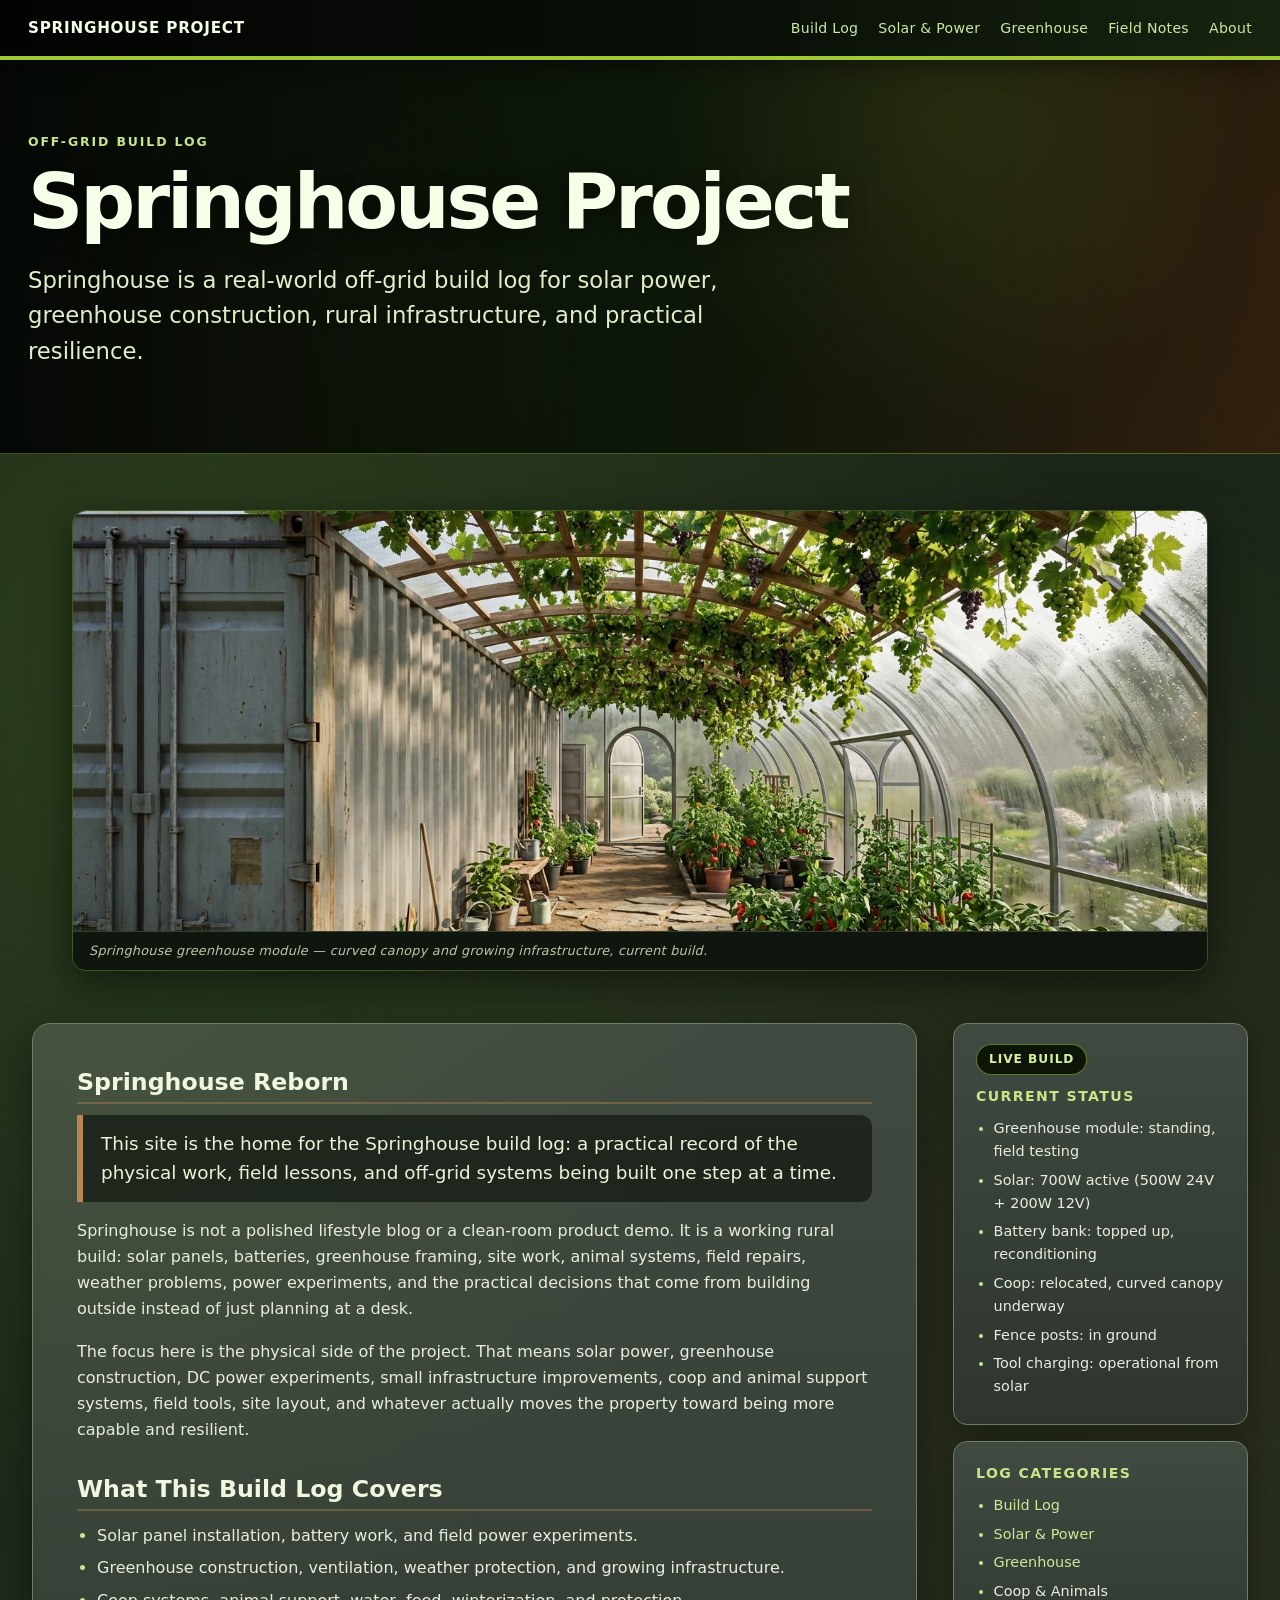
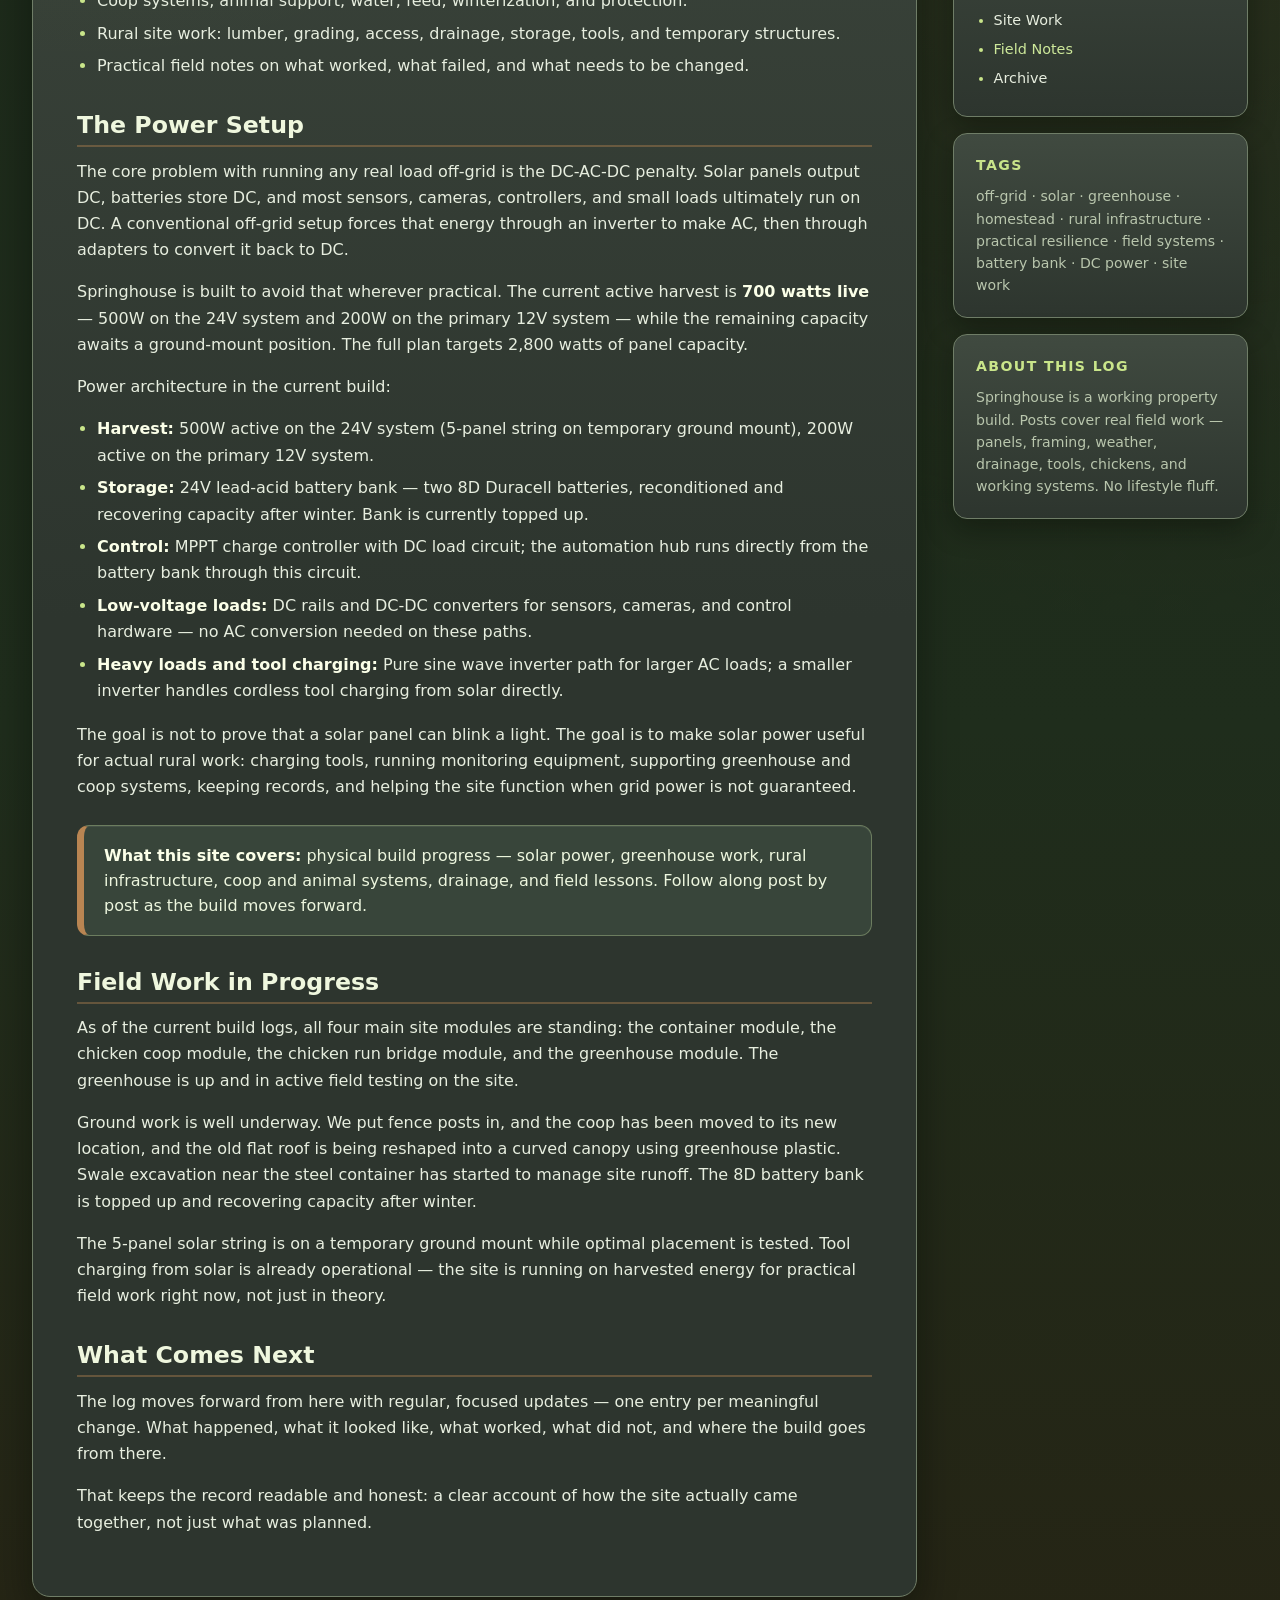
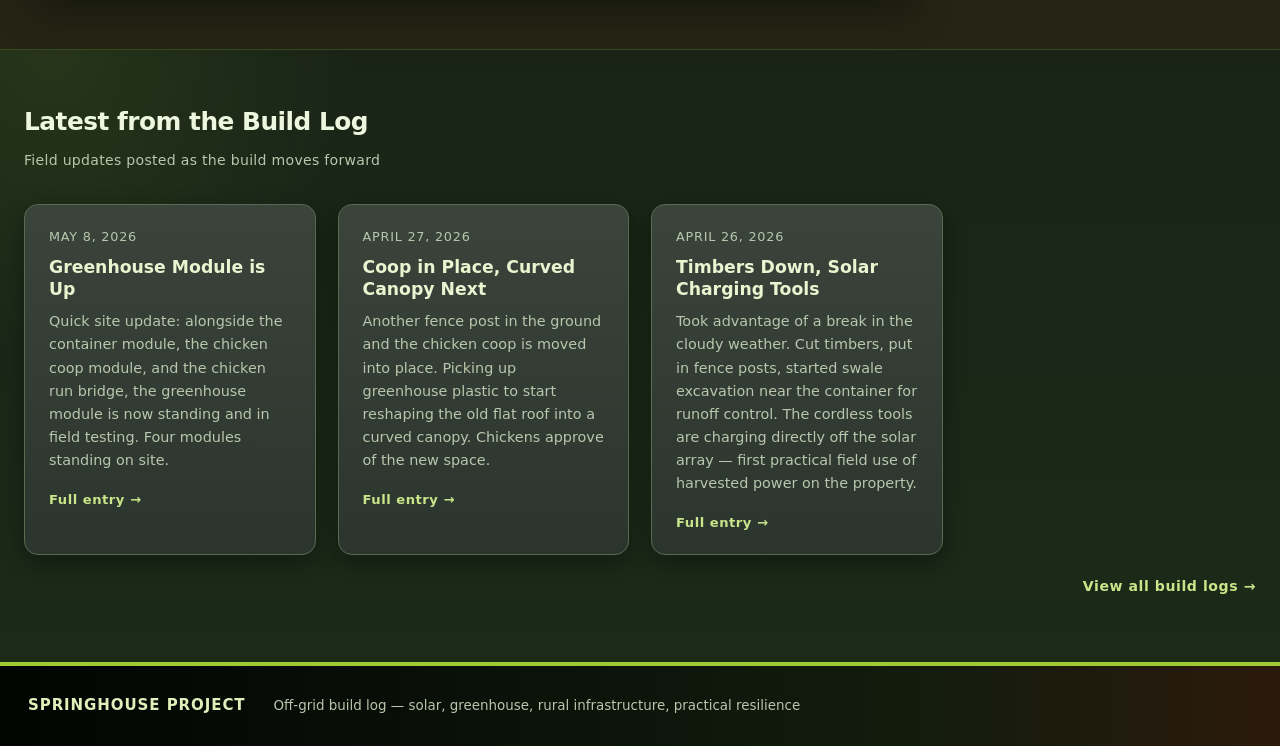
<file: index.html>
<!doctype html>
<html lang="en">
<head>
  <meta charset="utf-8" />
  <meta name="viewport" content="width=device-width, initial-scale=1" />
  <meta name="description" content="Springhouse is a real-world off-grid build log for solar power, greenhouse construction, rural infrastructure, and practical resilience." />
  <title>Springhouse Project — Off-Grid Build Log</title>
  <link rel="stylesheet" href="style.css" />
</head>
<body>

  <!-- ── Top Navigation ── -->
  <header class="sh-topbar">
    <div class="sh-topbar-inner">
      <div class="sh-brand">Springhouse Project</div>
      <nav class="sh-nav" aria-label="Site navigation">
        <a href="#build-log">Build Log</a>
        <a href="#solar">Solar &amp; Power</a>
        <a href="#greenhouse">Greenhouse</a>
        <a href="#field-notes">Field Notes</a>
        <a href="#about">About</a>
      </nav>
    </div>
  </header>

  <!-- ── Hero ── -->
  <section class="sh-hero">
    <div class="sh-hero-inner">
      <div class="sh-eyebrow">Off-grid build log</div>
      <h1 class="sh-hero-title">Springhouse Project</h1>
      <p class="sh-tagline">Springhouse is a real-world off-grid build log for solar power, greenhouse construction, rural infrastructure, and practical resilience.</p>
    </div>
  </section>

  <!-- ── Content Wrap ── -->
  <div class="sh-wrap">

    <!-- ── Feature image — full-width above content grid ── -->
    <div class="sh-feature-wrap">
      <figure class="sh-hero-image">
        <img
          src="assets/images/springhouse-hero-greenhouse.png"
          alt="Springhouse greenhouse and growing space with curved canopy, grape arbor, and field build infrastructure."
          width="1060"
          height="640"
          loading="lazy"
        />
        <figcaption>Springhouse greenhouse module — curved canopy and growing infrastructure, current build.</figcaption>
      </figure>
    </div>

    <!-- ── Two-Column Layout ── -->
    <div class="sh-layout">

      <!-- PRIMARY ARTICLE -->
      <main class="sh-main" id="about">
        <article class="sh-panel">

          <h2>Springhouse Reborn</h2>
          <p class="sh-lede">This site is the home for the Springhouse build log: a practical record of the physical work, field lessons, and off-grid systems being built one step at a time.</p>

          <p>Springhouse is not a polished lifestyle blog or a clean-room product demo. It is a working rural build: solar panels, batteries, greenhouse framing, site work, animal systems, field repairs, weather problems, power experiments, and the practical decisions that come from building outside instead of just planning at a desk.</p>

          <p>The focus here is the physical side of the project. That means solar power, greenhouse construction, DC power experiments, small infrastructure improvements, coop and animal support systems, field tools, site layout, and whatever actually moves the property toward being more capable and resilient.</p>

          <h2 id="solar">What This Build Log Covers</h2>
          <ul>
            <li>Solar panel installation, battery work, and field power experiments.</li>
            <li>Greenhouse construction, ventilation, weather protection, and growing infrastructure.</li>
            <li>Coop systems, animal support, water, feed, winterization, and protection.</li>
            <li>Rural site work: lumber, grading, access, drainage, storage, tools, and temporary structures.</li>
            <li>Practical field notes on what worked, what failed, and what needs to be changed.</li>
          </ul>

          <h2>The Power Setup</h2>
          <p>The core problem with running any real load off-grid is the DC-AC-DC penalty. Solar panels output DC, batteries store DC, and most sensors, cameras, controllers, and small loads ultimately run on DC. A conventional off-grid setup forces that energy through an inverter to make AC, then through adapters to convert it back to DC.</p>

          <p>Springhouse is built to avoid that wherever practical. The current active harvest is <strong>700 watts live</strong> — 500W on the 24V system and 200W on the primary 12V system — while the remaining capacity awaits a ground-mount position. The full plan targets 2,800 watts of panel capacity.</p>

          <p>Power architecture in the current build:</p>
          <ul>
            <li><strong>Harvest:</strong> 500W active on the 24V system (5-panel string on temporary ground mount), 200W active on the primary 12V system.</li>
            <li><strong>Storage:</strong> 24V lead-acid battery bank — two 8D Duracell batteries, reconditioned and recovering capacity after winter. Bank is currently topped up.</li>
            <li><strong>Control:</strong> MPPT charge controller with DC load circuit; the automation hub runs directly from the battery bank through this circuit.</li>
            <li><strong>Low-voltage loads:</strong> DC rails and DC-DC converters for sensors, cameras, and control hardware — no AC conversion needed on these paths.</li>
            <li><strong>Heavy loads and tool charging:</strong> Pure sine wave inverter path for larger AC loads; a smaller inverter handles cordless tool charging from solar directly.</li>
          </ul>

          <p>The goal is not to prove that a solar panel can blink a light. The goal is to make solar power useful for actual rural work: charging tools, running monitoring equipment, supporting greenhouse and coop systems, keeping records, and helping the site function when grid power is not guaranteed.</p>

          <div class="sh-callout">
            <strong>What this site covers:</strong> physical build progress — solar power, greenhouse work, rural infrastructure, coop and animal systems, drainage, and field lessons. Follow along post by post as the build moves forward.
          </div>

          <h2 id="greenhouse">Field Work in Progress</h2>
          <p>As of the current build logs, all four main site modules are standing: the container module, the chicken coop module, the chicken run bridge module, and the greenhouse module. The greenhouse is up and in active field testing on the site.</p>

          <p>Ground work is well underway. We put fence posts in, and the coop has been moved to its new location, and the old flat roof is being reshaped into a curved canopy using greenhouse plastic. Swale excavation near the steel container has started to manage site runoff. The 8D battery bank is topped up and recovering capacity after winter.</p>

          <p>The 5-panel solar string is on a temporary ground mount while optimal placement is tested. Tool charging from solar is already operational — the site is running on harvested energy for practical field work right now, not just in theory.</p>

          <h2>What Comes Next</h2>
          <p>The log moves forward from here with regular, focused updates — one entry per meaningful change. What happened, what it looked like, what worked, what did not, and where the build goes from there.</p>

          <p>That keeps the record readable and honest: a clear account of how the site actually came together, not just what was planned.</p>

        </article>
      </main>

      <!-- SIDEBAR -->
      <aside class="sh-sidebar">

        <div class="sh-box">
          <span class="sh-status-pill">Live Build</span>
          <h3 class="sh-box-title">Current Status</h3>
          <ul class="sh-meta-list">
            <li>Greenhouse module: standing, field testing</li>
            <li>Solar: 700W active (500W 24V + 200W 12V)</li>
            <li>Battery bank: topped up, reconditioning</li>
            <li>Coop: relocated, curved canopy underway</li>
            <li>Fence posts: in ground</li>
            <li>Tool charging: operational from solar</li>
          </ul>
        </div>

        <div class="sh-box">
          <h3 class="sh-box-title">Log Categories</h3>
          <ul class="sh-meta-list sh-cat-list">
            <li><a href="#build-log">Build Log</a></li>
            <li><a href="#solar">Solar &amp; Power</a></li>
            <li><a href="#greenhouse">Greenhouse</a></li>
            <li>Coop &amp; Animals</li>
            <li>Site Work</li>
            <li><a href="#field-notes">Field Notes</a></li>
            <li>Archive</li>
          </ul>
        </div>

        <div class="sh-box">
          <h3 class="sh-box-title">Tags</h3>
          <p class="sh-meta">off-grid · solar · greenhouse · homestead · rural infrastructure · practical resilience · field systems · battery bank · DC power · site work</p>
        </div>

        <div class="sh-box">
          <h3 class="sh-box-title">About This Log</h3>
          <p class="sh-meta">Springhouse is a working property build. Posts cover real field work — panels, framing, weather, drainage, tools, chickens, and working systems. No lifestyle fluff.</p>
        </div>

      </aside>

    </div><!-- /.sh-layout -->

    <!-- ── Field Notes / Build Log Entries ── -->
    <section class="sh-log-section" id="build-log">
      <div class="sh-log-inner">
        <div class="sh-log-header">
          <h2 class="sh-log-heading" id="field-notes">Latest from the Build Log</h2>
          <span class="sh-log-sub">Field updates posted as the build moves forward</span>
        </div>

        <div class="sh-log-entries">

          <!-- Entry 1 -->
          <article class="sh-log-card">
            <div class="sh-log-date">May 8, 2026</div>
            <h3 class="sh-log-title"><a href="logs/2026-05-08-current-build-snapshot.html" class="sh-log-title-link">Greenhouse Module is Up</a></h3>
            <p class="sh-log-excerpt">Quick site update: alongside the container module, the chicken coop module, and the chicken run bridge, the greenhouse module is now standing and in field testing. Four modules standing on site.</p>
            <a href="logs/2026-05-08-current-build-snapshot.html" class="sh-log-more">Full entry →</a>
          </article>

          <!-- Entry 2 -->
          <article class="sh-log-card">
            <div class="sh-log-date">April 27, 2026</div>
            <h3 class="sh-log-title"><a href="logs/2026-04-27-greenhouse-coop-and-site-work.html" class="sh-log-title-link">Coop in Place, Curved Canopy Next</a></h3>
            <p class="sh-log-excerpt">Another fence post in the ground and the chicken coop is moved into place. Picking up greenhouse plastic to start reshaping the old flat roof into a curved canopy. Chickens approve of the new space.</p>
            <a href="logs/2026-04-27-greenhouse-coop-and-site-work.html" class="sh-log-more">Full entry →</a>
          </article>

          <!-- Entry 3 -->
          <article class="sh-log-card">
            <div class="sh-log-date">April 26, 2026</div>
            <h3 class="sh-log-title"><a href="logs/2026-04-26-timbers-fence-posts-and-solar-tool-charging.html" class="sh-log-title-link">Timbers Down, Solar Charging Tools</a></h3>
            <p class="sh-log-excerpt">Took advantage of a break in the cloudy weather. Cut timbers, put in fence posts, started swale excavation near the container for runoff control. The cordless tools are charging directly off the solar array — first practical field use of harvested power on the property.</p>
            <a href="logs/2026-04-26-timbers-fence-posts-and-solar-tool-charging.html" class="sh-log-more">Full entry →</a>
          </article>

        </div><!-- /.sh-log-entries -->

        <div class="sh-log-view-all">
          <a href="logs/index.html">View all build logs →</a>
        </div>
      </div><!-- /.sh-log-inner -->
    </section>

  </div><!-- /.sh-wrap -->

  <!-- ── Footer ── -->
  <footer class="sh-footer">
    <div class="sh-footer-inner">
      <span class="sh-footer-brand">Springhouse Project</span>
      <span class="sh-footer-tag">Off-grid build log — solar, greenhouse, rural infrastructure, practical resilience</span>
    </div>
  </footer>

</body>
</html>
</file>
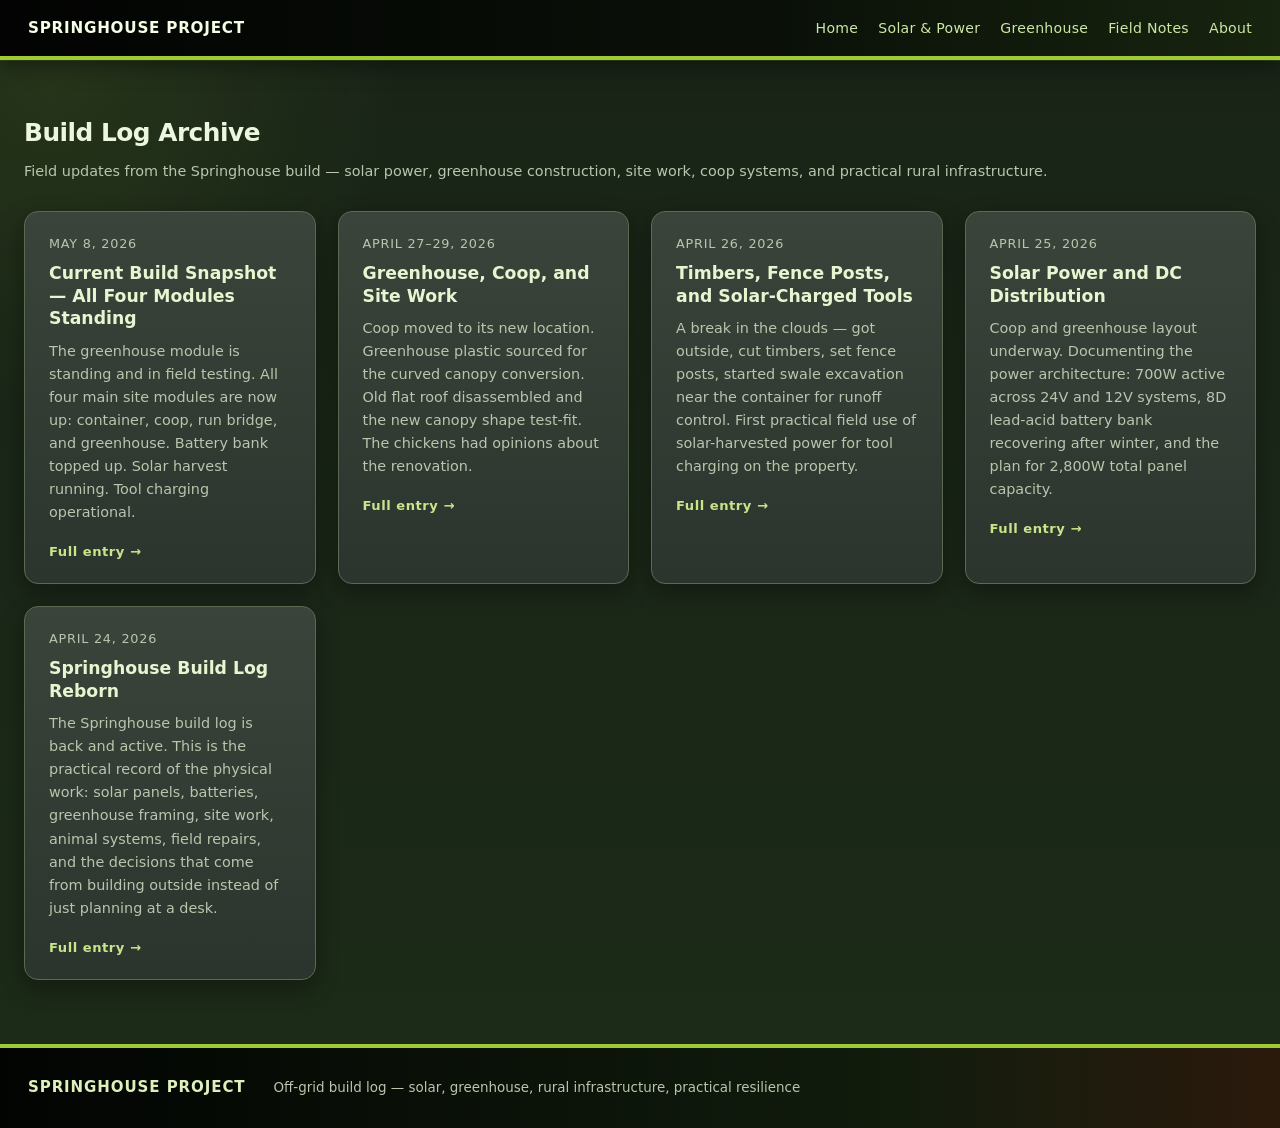
<file: logs/index.html>
<!doctype html>
<html lang="en">
<head>
  <meta charset="utf-8" />
  <meta name="viewport" content="width=device-width, initial-scale=1" />
  <meta name="description" content="Build log archive for the Springhouse Project — solar power, greenhouse construction, rural infrastructure, and practical resilience." />
  <title>Build Log Archive — Springhouse Project</title>
  <link rel="stylesheet" href="../style.css" />
</head>
<body>

  <!-- ── Top Navigation ── -->
  <header class="sh-topbar">
    <div class="sh-topbar-inner">
      <div class="sh-brand">Springhouse Project</div>
      <nav class="sh-nav" aria-label="Site navigation">
        <a href="../index.html">Home</a>
        <a href="../index.html#solar">Solar &amp; Power</a>
        <a href="../index.html#greenhouse">Greenhouse</a>
        <a href="../index.html#field-notes">Field Notes</a>
        <a href="../index.html#about">About</a>
      </nav>
    </div>
  </header>

  <!-- ── Log Archive ── -->
  <section class="sh-log-section">
    <div class="sh-log-inner">

      <div class="sh-log-archive-header">
        <h1>Build Log Archive</h1>
        <p>Field updates from the Springhouse build — solar power, greenhouse construction, site work, coop systems, and practical rural infrastructure.</p>
      </div>

      <div class="sh-log-entries">

        <!-- Entry 1 — newest first -->
        <article class="sh-log-card">
          <div class="sh-log-date">May 8, 2026</div>
          <h3 class="sh-log-title"><a href="2026-05-08-current-build-snapshot.html" class="sh-log-title-link">Current Build Snapshot — All Four Modules Standing</a></h3>
          <p class="sh-log-excerpt">The greenhouse module is standing and in field testing. All four main site modules are now up: container, coop, run bridge, and greenhouse. Battery bank topped up. Solar harvest running. Tool charging operational.</p>
          <a href="2026-05-08-current-build-snapshot.html" class="sh-log-more">Full entry →</a>
        </article>

        <!-- Entry 2 -->
        <article class="sh-log-card">
          <div class="sh-log-date">April 27–29, 2026</div>
          <h3 class="sh-log-title"><a href="2026-04-27-greenhouse-coop-and-site-work.html" class="sh-log-title-link">Greenhouse, Coop, and Site Work</a></h3>
          <p class="sh-log-excerpt">Coop moved to its new location. Greenhouse plastic sourced for the curved canopy conversion. Old flat roof disassembled and the new canopy shape test-fit. The chickens had opinions about the renovation.</p>
          <a href="2026-04-27-greenhouse-coop-and-site-work.html" class="sh-log-more">Full entry →</a>
        </article>

        <!-- Entry 3 -->
        <article class="sh-log-card">
          <div class="sh-log-date">April 26, 2026</div>
          <h3 class="sh-log-title"><a href="2026-04-26-timbers-fence-posts-and-solar-tool-charging.html" class="sh-log-title-link">Timbers, Fence Posts, and Solar-Charged Tools</a></h3>
          <p class="sh-log-excerpt">A break in the clouds — got outside, cut timbers, set fence posts, started swale excavation near the container for runoff control. First practical field use of solar-harvested power for tool charging on the property.</p>
          <a href="2026-04-26-timbers-fence-posts-and-solar-tool-charging.html" class="sh-log-more">Full entry →</a>
        </article>

        <!-- Entry 4 -->
        <article class="sh-log-card">
          <div class="sh-log-date">April 25, 2026</div>
          <h3 class="sh-log-title"><a href="2026-04-25-solar-power-and-dc-distribution.html" class="sh-log-title-link">Solar Power and DC Distribution</a></h3>
          <p class="sh-log-excerpt">Coop and greenhouse layout underway. Documenting the power architecture: 700W active across 24V and 12V systems, 8D lead-acid battery bank recovering after winter, and the plan for 2,800W total panel capacity.</p>
          <a href="2026-04-25-solar-power-and-dc-distribution.html" class="sh-log-more">Full entry →</a>
        </article>

        <!-- Entry 5 -->
        <article class="sh-log-card">
          <div class="sh-log-date">April 24, 2026</div>
          <h3 class="sh-log-title"><a href="2026-04-22-springhouse-build-start.html" class="sh-log-title-link">Springhouse Build Log Reborn</a></h3>
          <p class="sh-log-excerpt">The Springhouse build log is back and active. This is the practical record of the physical work: solar panels, batteries, greenhouse framing, site work, animal systems, field repairs, and the decisions that come from building outside instead of just planning at a desk.</p>
          <a href="2026-04-22-springhouse-build-start.html" class="sh-log-more">Full entry →</a>
        </article>

      </div><!-- /.sh-log-entries -->

    </div><!-- /.sh-log-inner -->
  </section>

  <!-- ── Footer ── -->
  <footer class="sh-footer">
    <div class="sh-footer-inner">
      <span class="sh-footer-brand">Springhouse Project</span>
      <span class="sh-footer-tag">Off-grid build log — solar, greenhouse, rural infrastructure, practical resilience</span>
    </div>
  </footer>

</body>
</html>
</file>
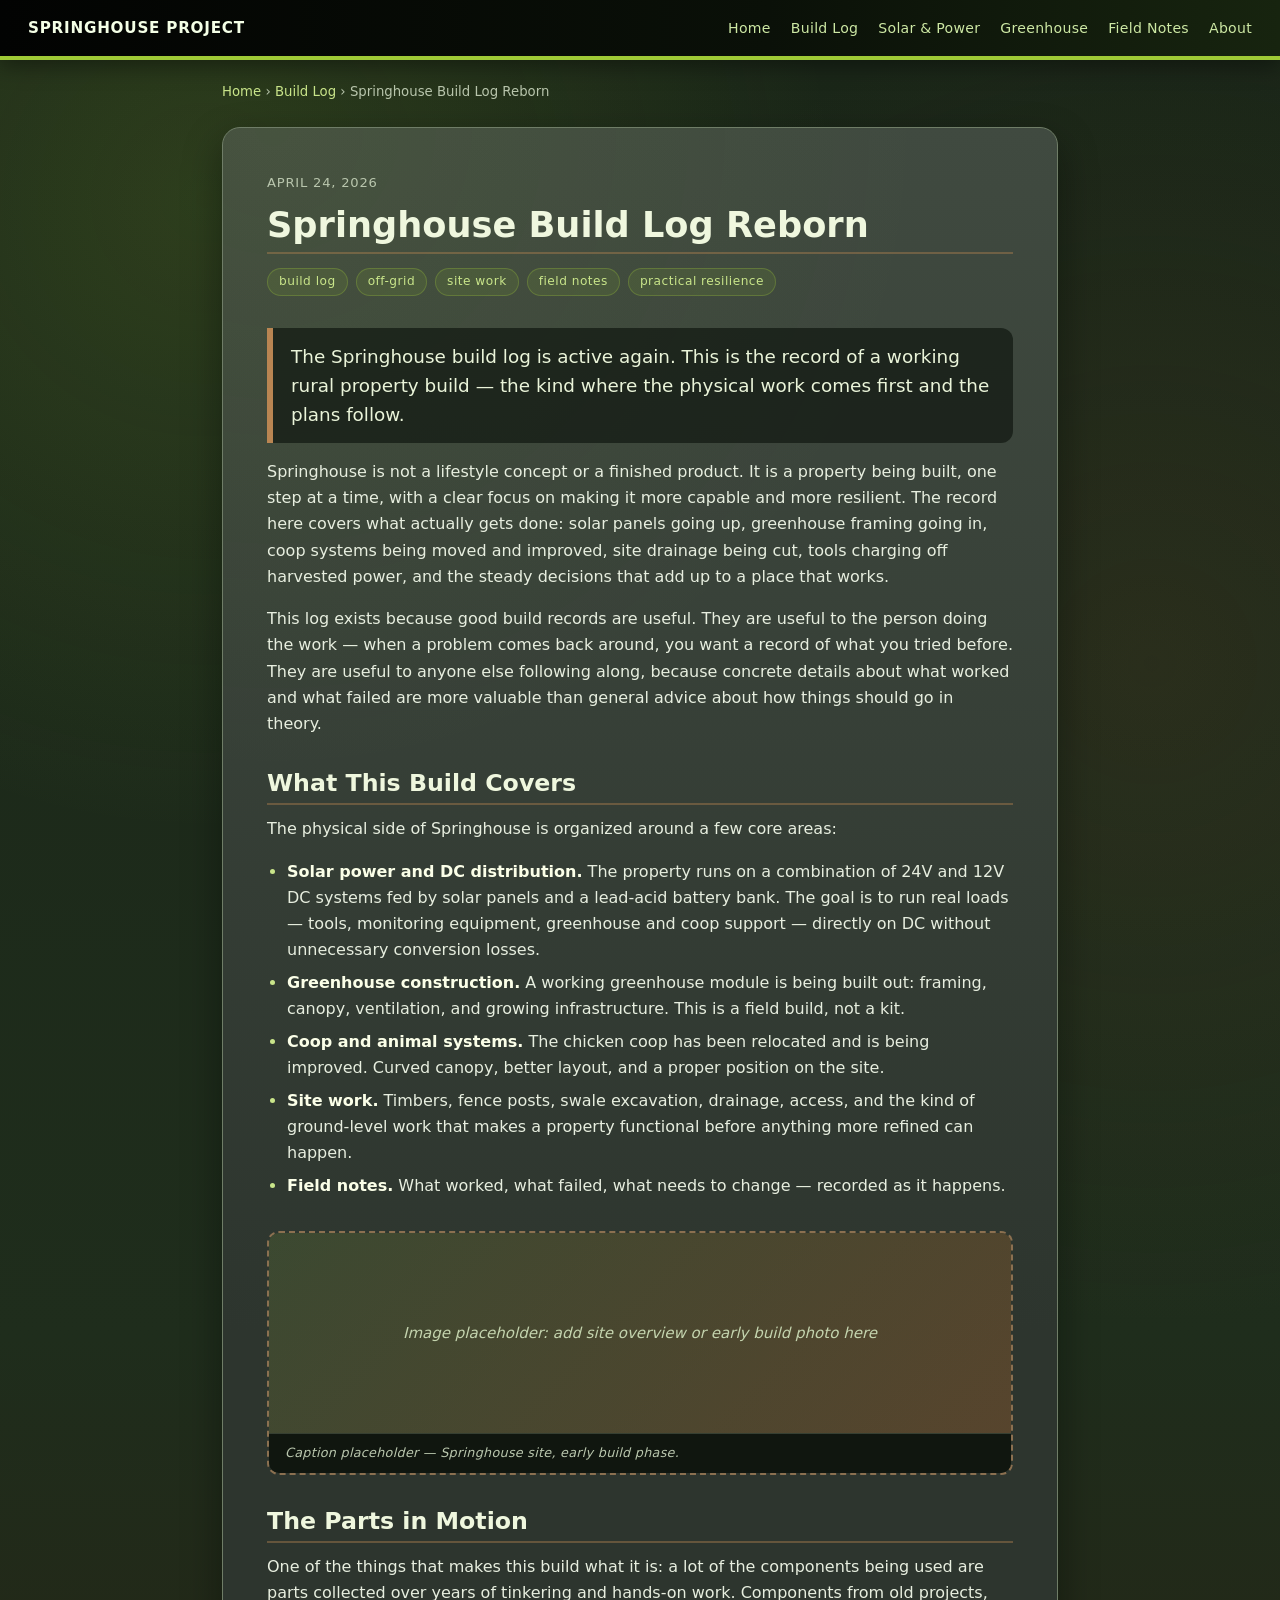
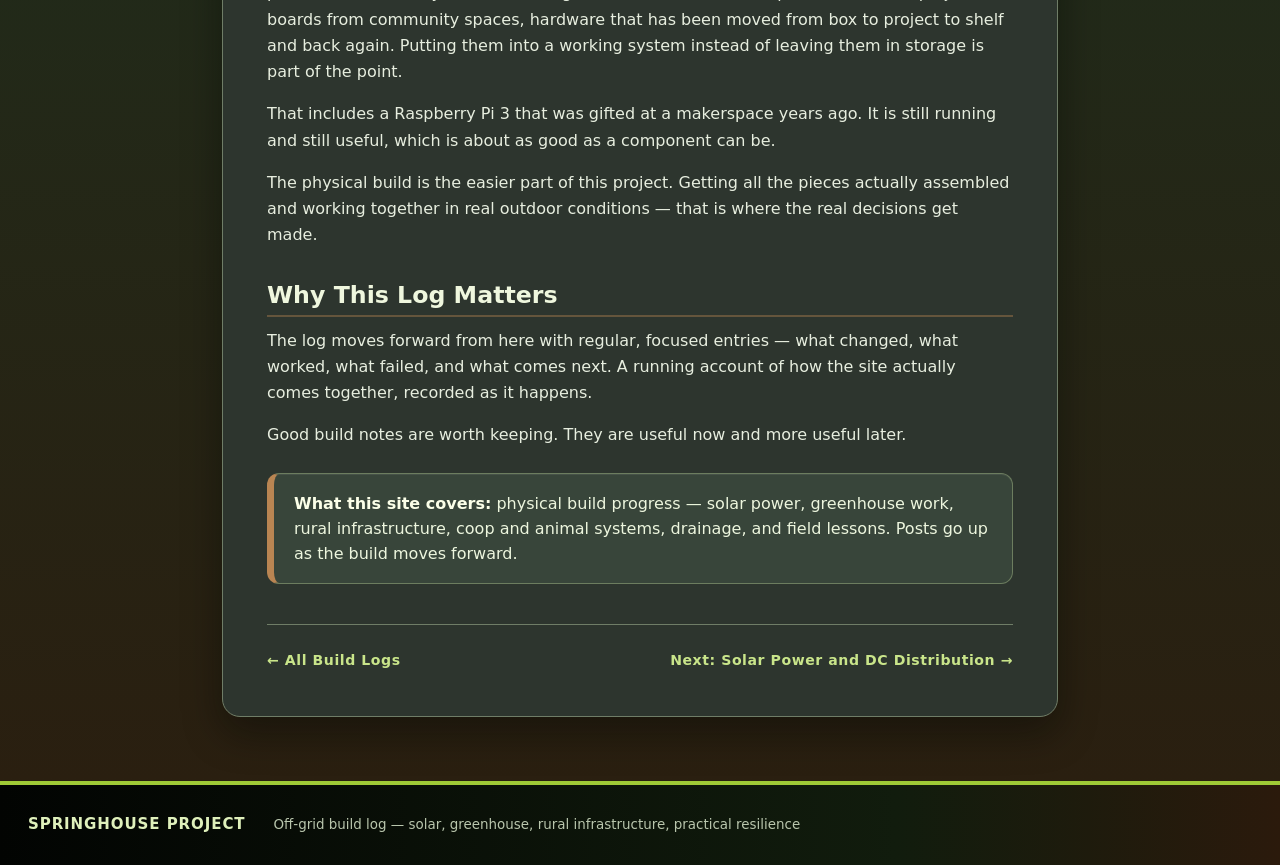
<file: logs/2026-04-22-springhouse-build-start.html>
<!doctype html>
<html lang="en">
<head>
  <meta charset="utf-8" />
  <meta name="viewport" content="width=device-width, initial-scale=1" />
  <meta name="description" content="The Springhouse build log restarts. A practical record of solar power, greenhouse construction, coop systems, and rural site work — one step at a time." />
  <title>Springhouse Build Log Reborn — Springhouse Project</title>
  <link rel="stylesheet" href="../style.css" />
</head>
<body>

  <!-- ── Top Navigation ── -->
  <header class="sh-topbar">
    <div class="sh-topbar-inner">
      <div class="sh-brand">Springhouse Project</div>
      <nav class="sh-nav" aria-label="Site navigation">
        <a href="../index.html">Home</a>
        <a href="index.html">Build Log</a>
        <a href="../index.html#solar">Solar &amp; Power</a>
        <a href="../index.html#greenhouse">Greenhouse</a>
        <a href="../index.html#field-notes">Field Notes</a>
        <a href="../index.html#about">About</a>
      </nav>
    </div>
  </header>

  <!-- ── Content ── -->
  <div class="sh-wrap">
    <div class="sh-breadcrumb">
      <a href="../index.html">Home</a> › <a href="index.html">Build Log</a> › Springhouse Build Log Reborn
    </div>

    <div class="sh-log-page-wrap">
      <article class="sh-panel">

        <div class="sh-log-page-date">April 24, 2026</div>
        <h1 class="sh-log-page-title">Springhouse Build Log Reborn</h1>
        <div class="sh-log-page-tags">
          <span class="sh-log-tag">build log</span>
          <span class="sh-log-tag">off-grid</span>
          <span class="sh-log-tag">site work</span>
          <span class="sh-log-tag">field notes</span>
          <span class="sh-log-tag">practical resilience</span>
        </div>

        <p class="sh-lede">The Springhouse build log is active again. This is the record of a working rural property build — the kind where the physical work comes first and the plans follow.</p>

        <p>Springhouse is not a lifestyle concept or a finished product. It is a property being built, one step at a time, with a clear focus on making it more capable and more resilient. The record here covers what actually gets done: solar panels going up, greenhouse framing going in, coop systems being moved and improved, site drainage being cut, tools charging off harvested power, and the steady decisions that add up to a place that works.</p>

        <p>This log exists because good build records are useful. They are useful to the person doing the work — when a problem comes back around, you want a record of what you tried before. They are useful to anyone else following along, because concrete details about what worked and what failed are more valuable than general advice about how things should go in theory.</p>

        <h2>What This Build Covers</h2>

        <p>The physical side of Springhouse is organized around a few core areas:</p>

        <ul>
          <li><strong>Solar power and DC distribution.</strong> The property runs on a combination of 24V and 12V DC systems fed by solar panels and a lead-acid battery bank. The goal is to run real loads — tools, monitoring equipment, greenhouse and coop support — directly on DC without unnecessary conversion losses.</li>
          <li><strong>Greenhouse construction.</strong> A working greenhouse module is being built out: framing, canopy, ventilation, and growing infrastructure. This is a field build, not a kit.</li>
          <li><strong>Coop and animal systems.</strong> The chicken coop has been relocated and is being improved. Curved canopy, better layout, and a proper position on the site.</li>
          <li><strong>Site work.</strong> Timbers, fence posts, swale excavation, drainage, access, and the kind of ground-level work that makes a property functional before anything more refined can happen.</li>
          <li><strong>Field notes.</strong> What worked, what failed, what needs to change — recorded as it happens.</li>
        </ul>

        <figure class="sh-log-image-placeholder">
          <div class="sh-image-placeholder-box">Image placeholder: add site overview or early build photo here</div>
          <figcaption>Caption placeholder — Springhouse site, early build phase.</figcaption>
        </figure>

        <h2>The Parts in Motion</h2>

        <p>One of the things that makes this build what it is: a lot of the components being used are parts collected over years of tinkering and hands-on work. Components from old projects, boards from community spaces, hardware that has been moved from box to project to shelf and back again. Putting them into a working system instead of leaving them in storage is part of the point.</p>

        <p>That includes a Raspberry Pi 3 that was gifted at a makerspace years ago. It is still running and still useful, which is about as good as a component can be.</p>

        <p>The physical build is the easier part of this project. Getting all the pieces actually assembled and working together in real outdoor conditions — that is where the real decisions get made.</p>

        <h2>Why This Log Matters</h2>

        <p>The log moves forward from here with regular, focused entries — what changed, what worked, what failed, and what comes next. A running account of how the site actually comes together, recorded as it happens.</p>

        <p>Good build notes are worth keeping. They are useful now and more useful later.</p>

        <div class="sh-callout">
          <strong>What this site covers:</strong> physical build progress — solar power, greenhouse work, rural infrastructure, coop and animal systems, drainage, and field lessons. Posts go up as the build moves forward.
        </div>

        <div class="sh-log-page-nav">
          <a href="index.html">← All Build Logs</a>
          <a href="2026-04-25-solar-power-and-dc-distribution.html">Next: Solar Power and DC Distribution →</a>
        </div>

      </article>
    </div>
  </div>

  <!-- ── Footer ── -->
  <footer class="sh-footer">
    <div class="sh-footer-inner">
      <span class="sh-footer-brand">Springhouse Project</span>
      <span class="sh-footer-tag">Off-grid build log — solar, greenhouse, rural infrastructure, practical resilience</span>
    </div>
  </footer>

</body>
</html>
</file>
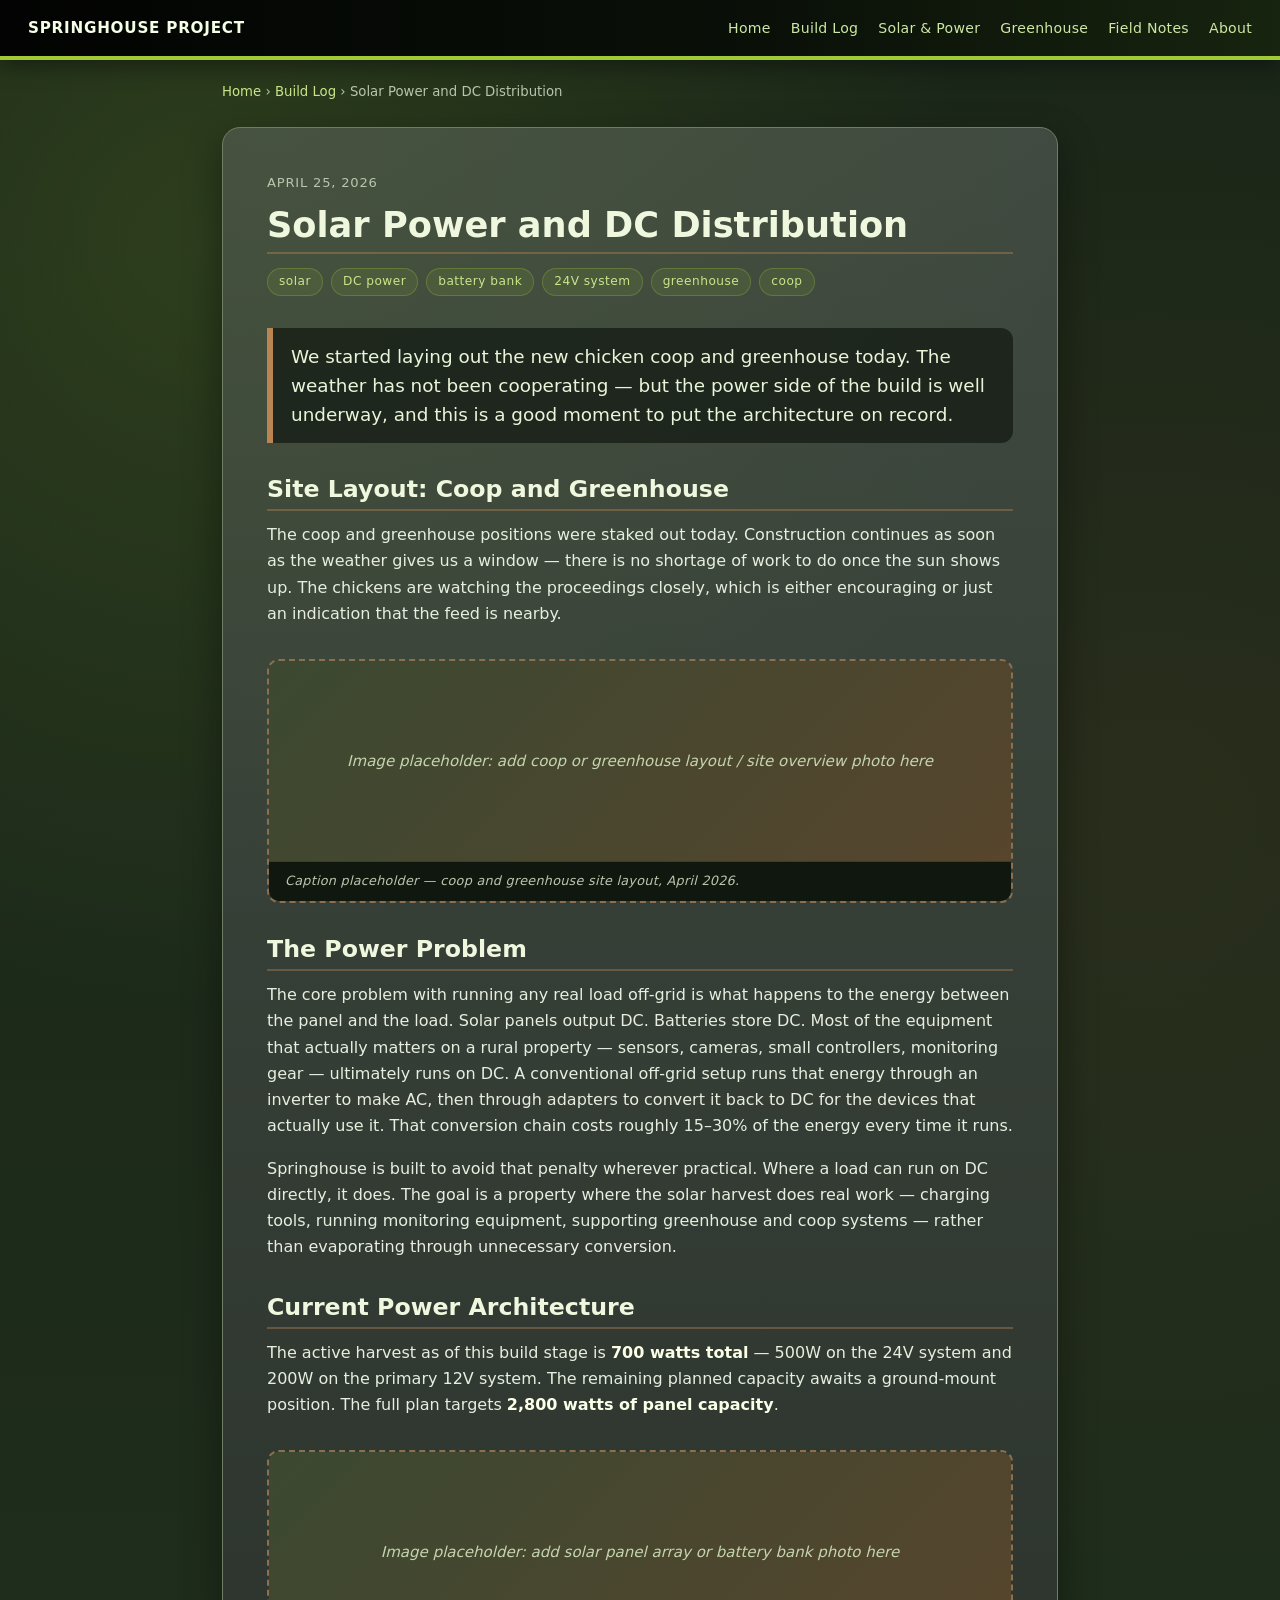
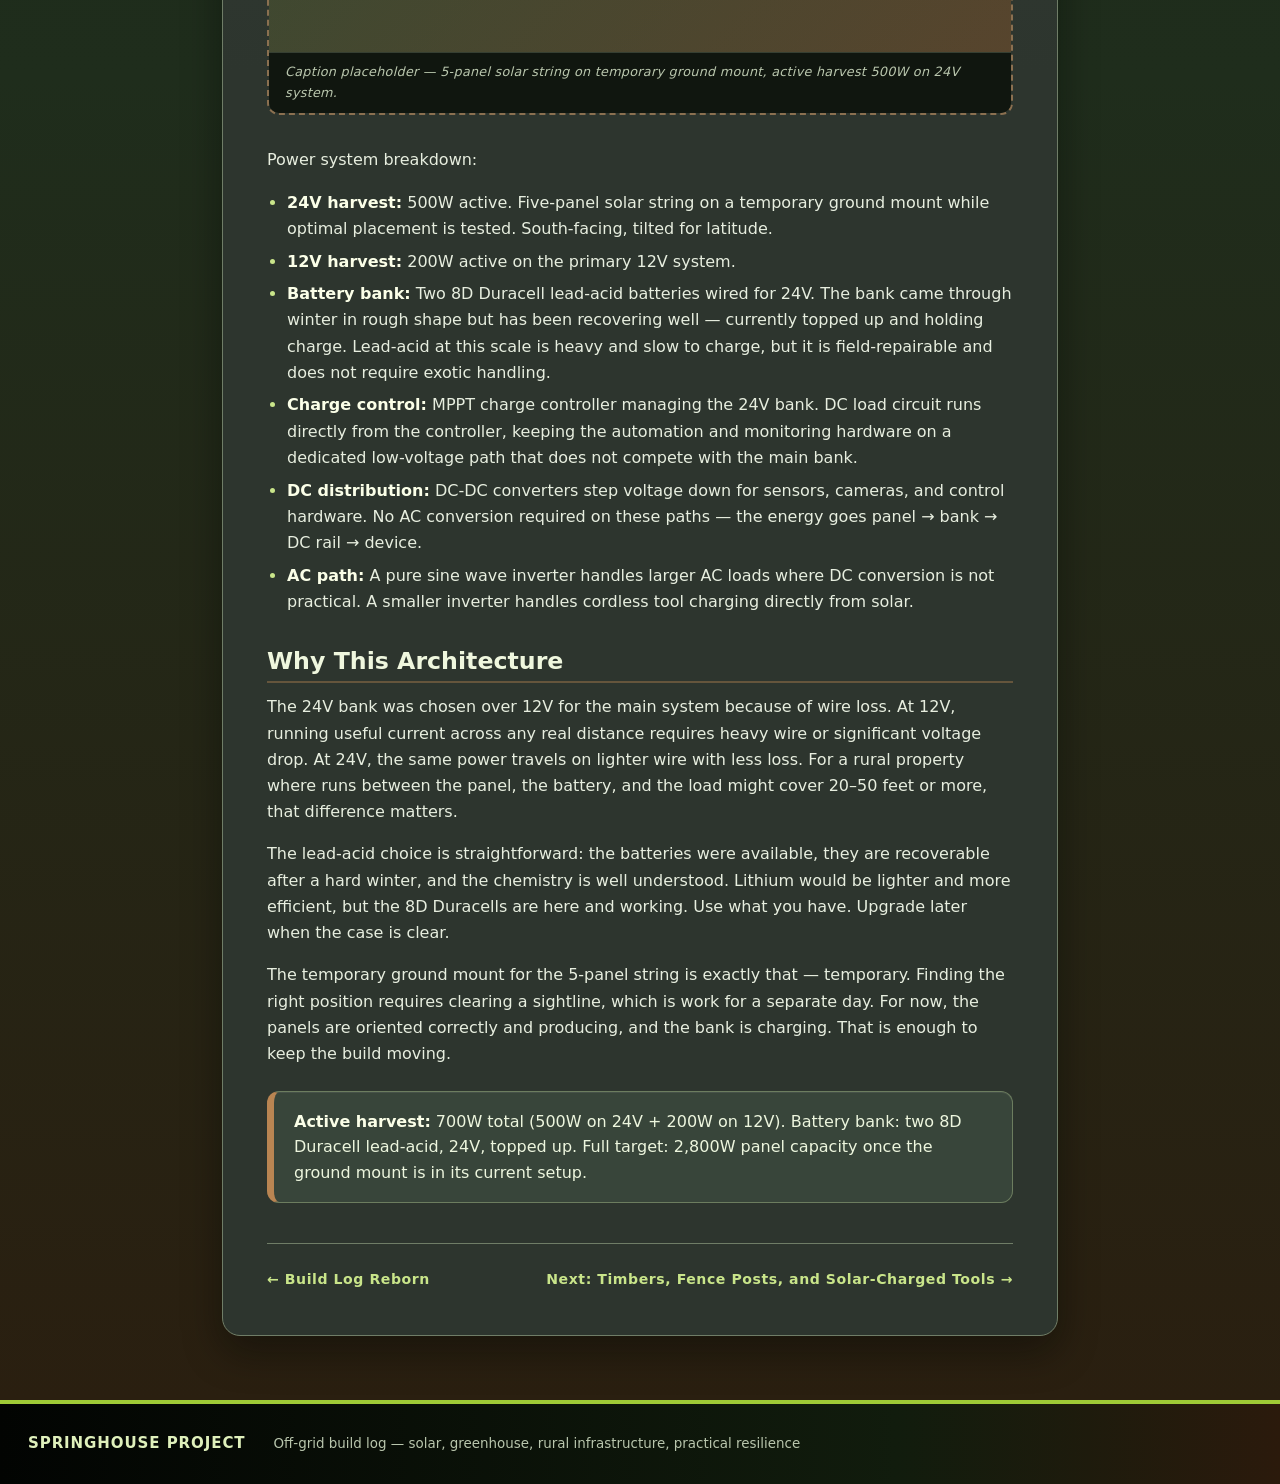
<file: logs/2026-04-25-solar-power-and-dc-distribution.html>
<!doctype html>
<html lang="en">
<head>
  <meta charset="utf-8" />
  <meta name="viewport" content="width=device-width, initial-scale=1" />
  <meta name="description" content="Coop and greenhouse layout begins. Power architecture documented: 700W active across 24V and 12V systems, 8D lead-acid battery bank, and the plan for 2,800W total solar capacity." />
  <title>Solar Power and DC Distribution — Springhouse Project</title>
  <link rel="stylesheet" href="../style.css" />
</head>
<body>

  <!-- ── Top Navigation ── -->
  <header class="sh-topbar">
    <div class="sh-topbar-inner">
      <div class="sh-brand">Springhouse Project</div>
      <nav class="sh-nav" aria-label="Site navigation">
        <a href="../index.html">Home</a>
        <a href="index.html">Build Log</a>
        <a href="../index.html#solar">Solar &amp; Power</a>
        <a href="../index.html#greenhouse">Greenhouse</a>
        <a href="../index.html#field-notes">Field Notes</a>
        <a href="../index.html#about">About</a>
      </nav>
    </div>
  </header>

  <!-- ── Content ── -->
  <div class="sh-wrap">
    <div class="sh-breadcrumb">
      <a href="../index.html">Home</a> › <a href="index.html">Build Log</a> › Solar Power and DC Distribution
    </div>

    <div class="sh-log-page-wrap">
      <article class="sh-panel">

        <div class="sh-log-page-date">April 25, 2026</div>
        <h1 class="sh-log-page-title">Solar Power and DC Distribution</h1>
        <div class="sh-log-page-tags">
          <span class="sh-log-tag">solar</span>
          <span class="sh-log-tag">DC power</span>
          <span class="sh-log-tag">battery bank</span>
          <span class="sh-log-tag">24V system</span>
          <span class="sh-log-tag">greenhouse</span>
          <span class="sh-log-tag">coop</span>
        </div>

        <p class="sh-lede">We started laying out the new chicken coop and greenhouse today. The weather has not been cooperating — but the power side of the build is well underway, and this is a good moment to put the architecture on record.</p>

        <h2>Site Layout: Coop and Greenhouse</h2>

        <p>The coop and greenhouse positions were staked out today. Construction continues as soon as the weather gives us a window — there is no shortage of work to do once the sun shows up. The chickens are watching the proceedings closely, which is either encouraging or just an indication that the feed is nearby.</p>

        <figure class="sh-log-image-placeholder">
          <div class="sh-image-placeholder-box">Image placeholder: add coop or greenhouse layout / site overview photo here</div>
          <figcaption>Caption placeholder — coop and greenhouse site layout, April 2026.</figcaption>
        </figure>

        <h2>The Power Problem</h2>

        <p>The core problem with running any real load off-grid is what happens to the energy between the panel and the load. Solar panels output DC. Batteries store DC. Most of the equipment that actually matters on a rural property — sensors, cameras, small controllers, monitoring gear — ultimately runs on DC. A conventional off-grid setup runs that energy through an inverter to make AC, then through adapters to convert it back to DC for the devices that actually use it. That conversion chain costs roughly 15–30% of the energy every time it runs.</p>

        <p>Springhouse is built to avoid that penalty wherever practical. Where a load can run on DC directly, it does. The goal is a property where the solar harvest does real work — charging tools, running monitoring equipment, supporting greenhouse and coop systems — rather than evaporating through unnecessary conversion.</p>

        <h2>Current Power Architecture</h2>

        <p>The active harvest as of this build stage is <strong>700 watts total</strong> — 500W on the 24V system and 200W on the primary 12V system. The remaining planned capacity awaits a ground-mount position. The full plan targets <strong>2,800 watts of panel capacity</strong>.</p>

        <figure class="sh-log-image-placeholder">
          <div class="sh-image-placeholder-box">Image placeholder: add solar panel array or battery bank photo here</div>
          <figcaption>Caption placeholder — 5-panel solar string on temporary ground mount, active harvest 500W on 24V system.</figcaption>
        </figure>

        <p>Power system breakdown:</p>

        <ul>
          <li><strong>24V harvest:</strong> 500W active. Five-panel solar string on a temporary ground mount while optimal placement is tested. South-facing, tilted for latitude.</li>
          <li><strong>12V harvest:</strong> 200W active on the primary 12V system.</li>
          <li><strong>Battery bank:</strong> Two 8D Duracell lead-acid batteries wired for 24V. The bank came through winter in rough shape but has been recovering well — currently topped up and holding charge. Lead-acid at this scale is heavy and slow to charge, but it is field-repairable and does not require exotic handling.</li>
          <li><strong>Charge control:</strong> MPPT charge controller managing the 24V bank. DC load circuit runs directly from the controller, keeping the automation and monitoring hardware on a dedicated low-voltage path that does not compete with the main bank.</li>
          <li><strong>DC distribution:</strong> DC-DC converters step voltage down for sensors, cameras, and control hardware. No AC conversion required on these paths — the energy goes panel → bank → DC rail → device.</li>
          <li><strong>AC path:</strong> A pure sine wave inverter handles larger AC loads where DC conversion is not practical. A smaller inverter handles cordless tool charging directly from solar.</li>
        </ul>

        <h2>Why This Architecture</h2>

        <p>The 24V bank was chosen over 12V for the main system because of wire loss. At 12V, running useful current across any real distance requires heavy wire or significant voltage drop. At 24V, the same power travels on lighter wire with less loss. For a rural property where runs between the panel, the battery, and the load might cover 20–50 feet or more, that difference matters.</p>

        <p>The lead-acid choice is straightforward: the batteries were available, they are recoverable after a hard winter, and the chemistry is well understood. Lithium would be lighter and more efficient, but the 8D Duracells are here and working. Use what you have. Upgrade later when the case is clear.</p>

        <p>The temporary ground mount for the 5-panel string is exactly that — temporary. Finding the right position requires clearing a sightline, which is work for a separate day. For now, the panels are oriented correctly and producing, and the bank is charging. That is enough to keep the build moving.</p>

        <div class="sh-callout">
          <strong>Active harvest:</strong> 700W total (500W on 24V + 200W on 12V). Battery bank: two 8D Duracell lead-acid, 24V, topped up. Full target: 2,800W panel capacity once the ground mount is in its current setup.
        </div>

        <div class="sh-log-page-nav">
          <a href="2026-04-22-springhouse-build-start.html">← Build Log Reborn</a>
          <a href="2026-04-26-timbers-fence-posts-and-solar-tool-charging.html">Next: Timbers, Fence Posts, and Solar-Charged Tools →</a>
        </div>

      </article>
    </div>
  </div>

  <!-- ── Footer ── -->
  <footer class="sh-footer">
    <div class="sh-footer-inner">
      <span class="sh-footer-brand">Springhouse Project</span>
      <span class="sh-footer-tag">Off-grid build log — solar, greenhouse, rural infrastructure, practical resilience</span>
    </div>
  </footer>

</body>
</html>
</file>
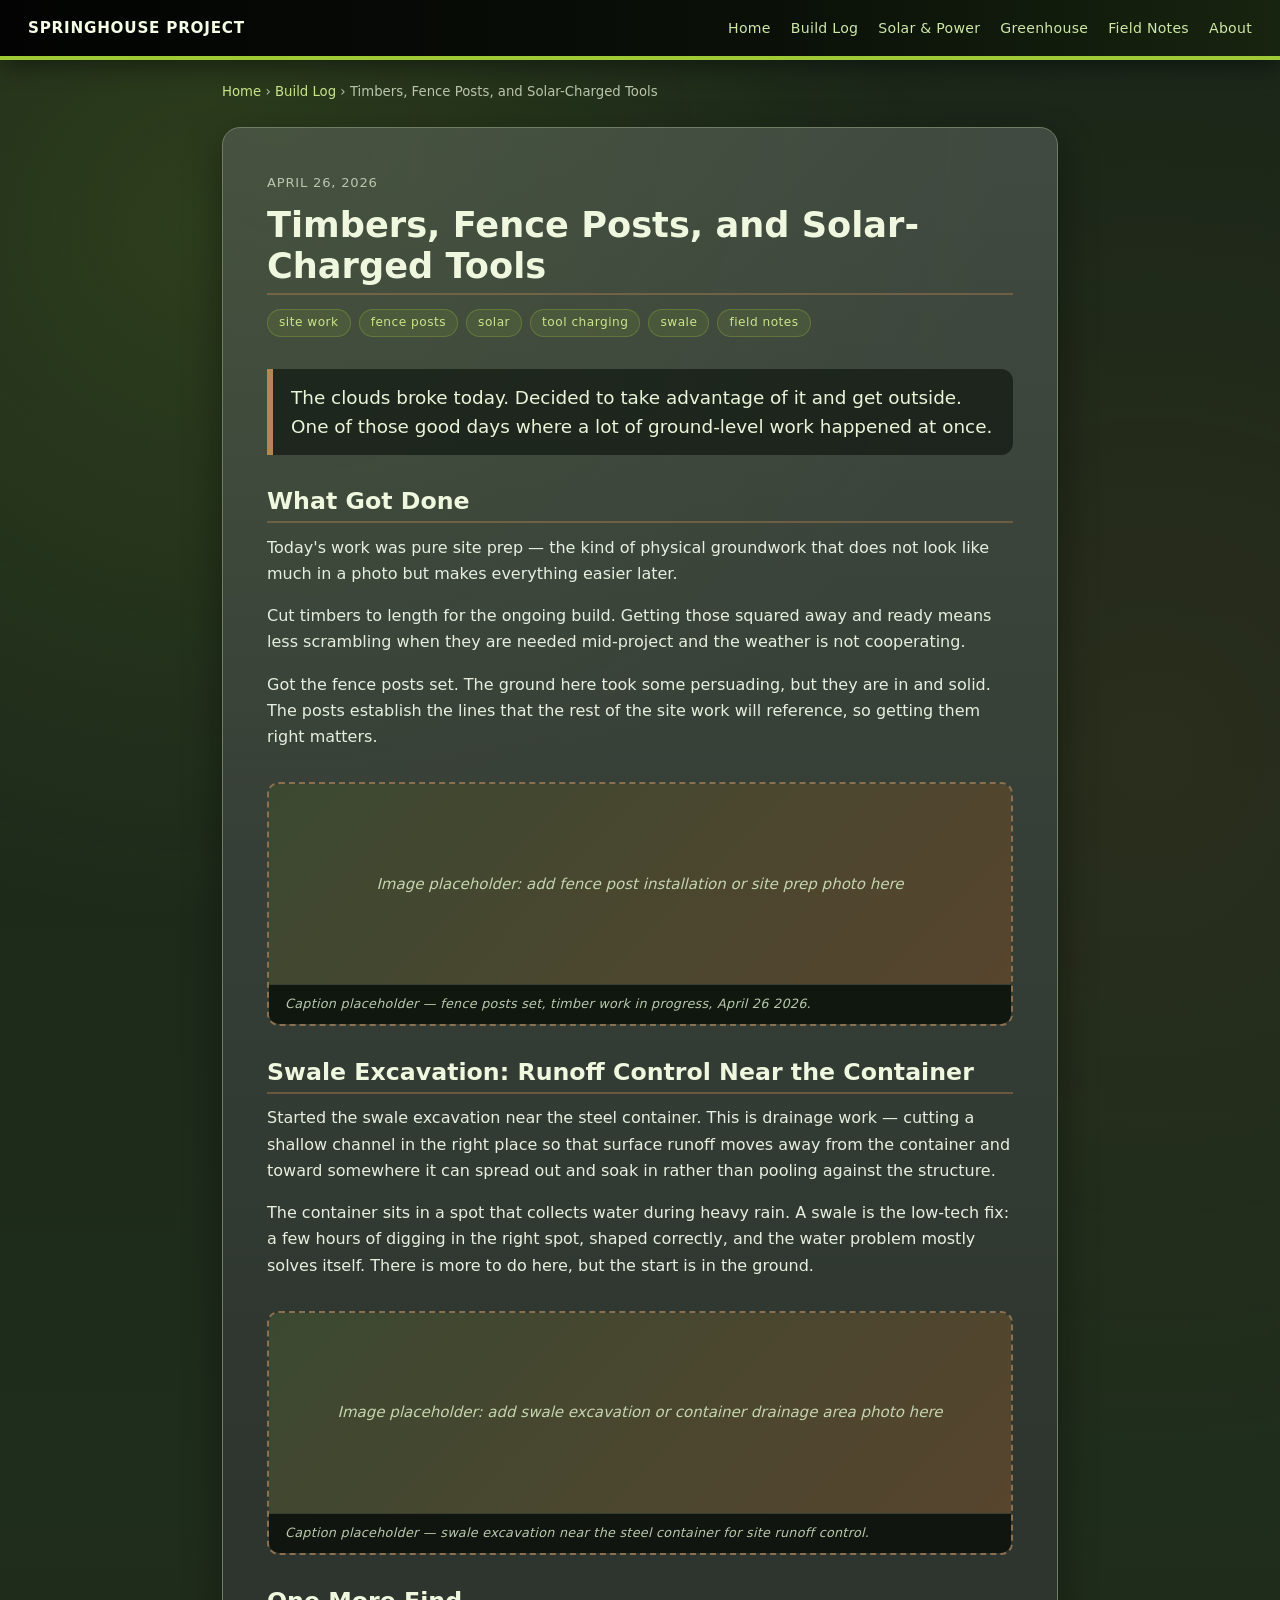
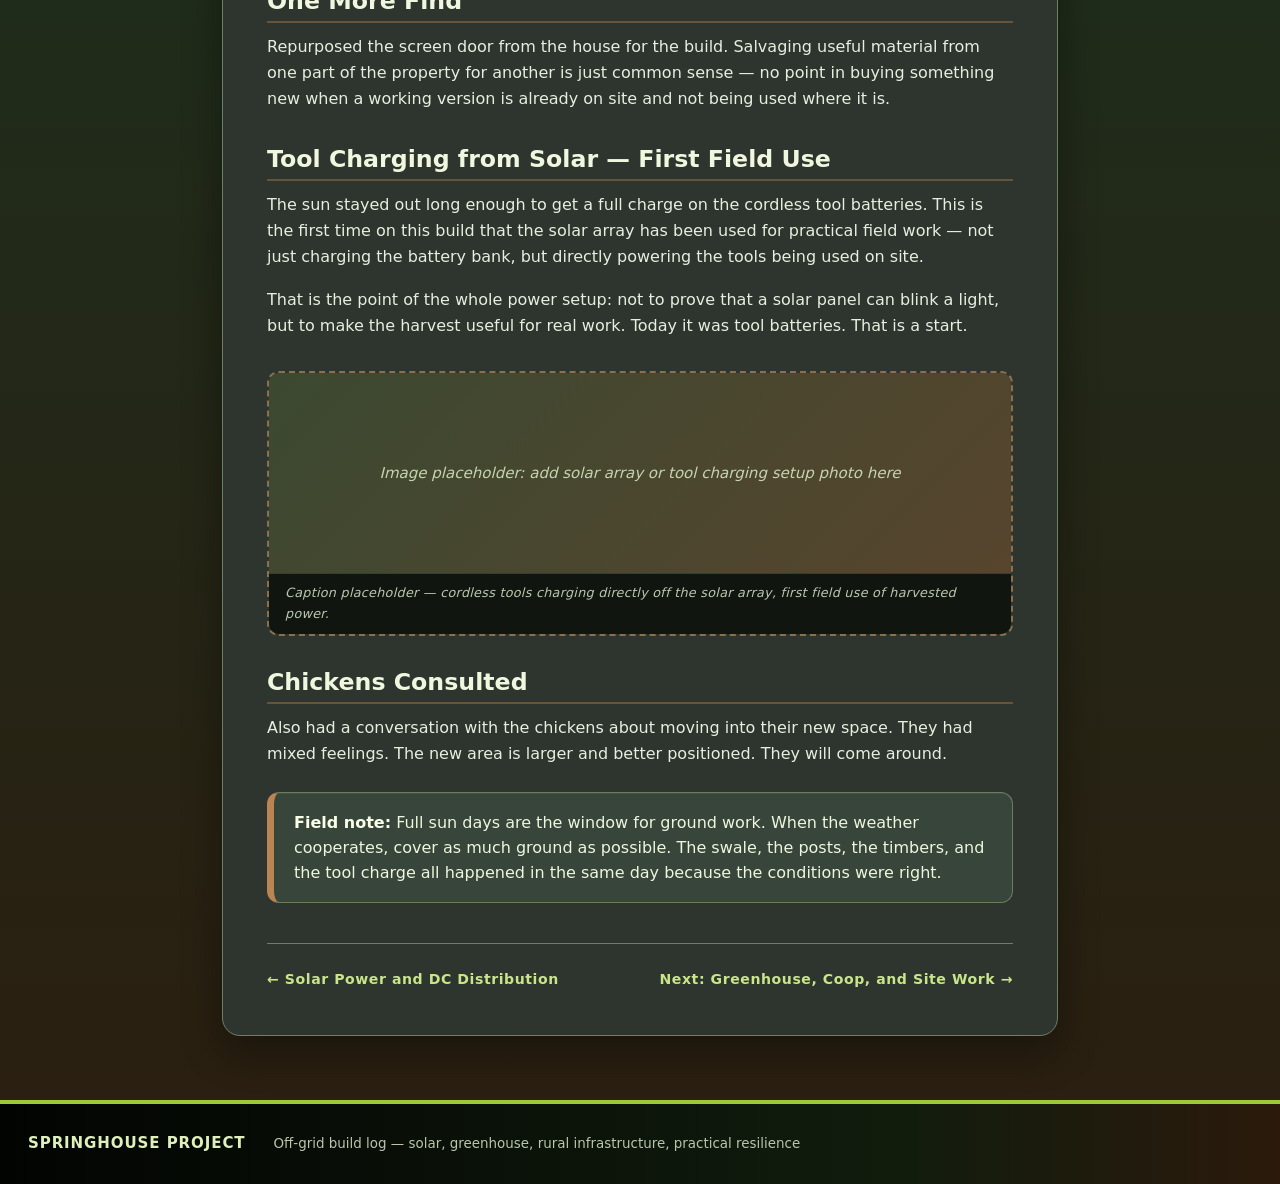
<file: logs/2026-04-26-timbers-fence-posts-and-solar-tool-charging.html>
<!doctype html>
<html lang="en">
<head>
  <meta charset="utf-8" />
  <meta name="viewport" content="width=device-width, initial-scale=1" />
  <meta name="description" content="A break in the clouds: timbers cut, fence posts set, swale excavation started near the container for runoff control. First practical use of solar-harvested power for tool charging on the property." />
  <title>Timbers, Fence Posts, and Solar-Charged Tools — Springhouse Project</title>
  <link rel="stylesheet" href="../style.css" />
</head>
<body>

  <!-- ── Top Navigation ── -->
  <header class="sh-topbar">
    <div class="sh-topbar-inner">
      <div class="sh-brand">Springhouse Project</div>
      <nav class="sh-nav" aria-label="Site navigation">
        <a href="../index.html">Home</a>
        <a href="index.html">Build Log</a>
        <a href="../index.html#solar">Solar &amp; Power</a>
        <a href="../index.html#greenhouse">Greenhouse</a>
        <a href="../index.html#field-notes">Field Notes</a>
        <a href="../index.html#about">About</a>
      </nav>
    </div>
  </header>

  <!-- ── Content ── -->
  <div class="sh-wrap">
    <div class="sh-breadcrumb">
      <a href="../index.html">Home</a> › <a href="index.html">Build Log</a> › Timbers, Fence Posts, and Solar-Charged Tools
    </div>

    <div class="sh-log-page-wrap">
      <article class="sh-panel">

        <div class="sh-log-page-date">April 26, 2026</div>
        <h1 class="sh-log-page-title">Timbers, Fence Posts, and Solar-Charged Tools</h1>
        <div class="sh-log-page-tags">
          <span class="sh-log-tag">site work</span>
          <span class="sh-log-tag">fence posts</span>
          <span class="sh-log-tag">solar</span>
          <span class="sh-log-tag">tool charging</span>
          <span class="sh-log-tag">swale</span>
          <span class="sh-log-tag">field notes</span>
        </div>

        <p class="sh-lede">The clouds broke today. Decided to take advantage of it and get outside. One of those good days where a lot of ground-level work happened at once.</p>

        <h2>What Got Done</h2>

        <p>Today's work was pure site prep — the kind of physical groundwork that does not look like much in a photo but makes everything easier later.</p>

        <p>Cut timbers to length for the ongoing build. Getting those squared away and ready means less scrambling when they are needed mid-project and the weather is not cooperating.</p>

        <p>Got the fence posts set. The ground here took some persuading, but they are in and solid. The posts establish the lines that the rest of the site work will reference, so getting them right matters.</p>

        <figure class="sh-log-image-placeholder">
          <div class="sh-image-placeholder-box">Image placeholder: add fence post installation or site prep photo here</div>
          <figcaption>Caption placeholder — fence posts set, timber work in progress, April 26 2026.</figcaption>
        </figure>

        <h2>Swale Excavation: Runoff Control Near the Container</h2>

        <p>Started the swale excavation near the steel container. This is drainage work — cutting a shallow channel in the right place so that surface runoff moves away from the container and toward somewhere it can spread out and soak in rather than pooling against the structure.</p>

        <p>The container sits in a spot that collects water during heavy rain. A swale is the low-tech fix: a few hours of digging in the right spot, shaped correctly, and the water problem mostly solves itself. There is more to do here, but the start is in the ground.</p>

        <figure class="sh-log-image-placeholder">
          <div class="sh-image-placeholder-box">Image placeholder: add swale excavation or container drainage area photo here</div>
          <figcaption>Caption placeholder — swale excavation near the steel container for site runoff control.</figcaption>
        </figure>

        <h2>One More Find</h2>

        <p>Repurposed the screen door from the house for the build. Salvaging useful material from one part of the property for another is just common sense — no point in buying something new when a working version is already on site and not being used where it is.</p>

        <h2>Tool Charging from Solar — First Field Use</h2>

        <p>The sun stayed out long enough to get a full charge on the cordless tool batteries. This is the first time on this build that the solar array has been used for practical field work — not just charging the battery bank, but directly powering the tools being used on site.</p>

        <p>That is the point of the whole power setup: not to prove that a solar panel can blink a light, but to make the harvest useful for real work. Today it was tool batteries. That is a start.</p>

        <figure class="sh-log-image-placeholder">
          <div class="sh-image-placeholder-box">Image placeholder: add solar array or tool charging setup photo here</div>
          <figcaption>Caption placeholder — cordless tools charging directly off the solar array, first field use of harvested power.</figcaption>
        </figure>

        <h2>Chickens Consulted</h2>

        <p>Also had a conversation with the chickens about moving into their new space. They had mixed feelings. The new area is larger and better positioned. They will come around.</p>

        <div class="sh-callout">
          <strong>Field note:</strong> Full sun days are the window for ground work. When the weather cooperates, cover as much ground as possible. The swale, the posts, the timbers, and the tool charge all happened in the same day because the conditions were right.
        </div>

        <div class="sh-log-page-nav">
          <a href="2026-04-25-solar-power-and-dc-distribution.html">← Solar Power and DC Distribution</a>
          <a href="2026-04-27-greenhouse-coop-and-site-work.html">Next: Greenhouse, Coop, and Site Work →</a>
        </div>

      </article>
    </div>
  </div>

  <!-- ── Footer ── -->
  <footer class="sh-footer">
    <div class="sh-footer-inner">
      <span class="sh-footer-brand">Springhouse Project</span>
      <span class="sh-footer-tag">Off-grid build log — solar, greenhouse, rural infrastructure, practical resilience</span>
    </div>
  </footer>

</body>
</html>
</file>
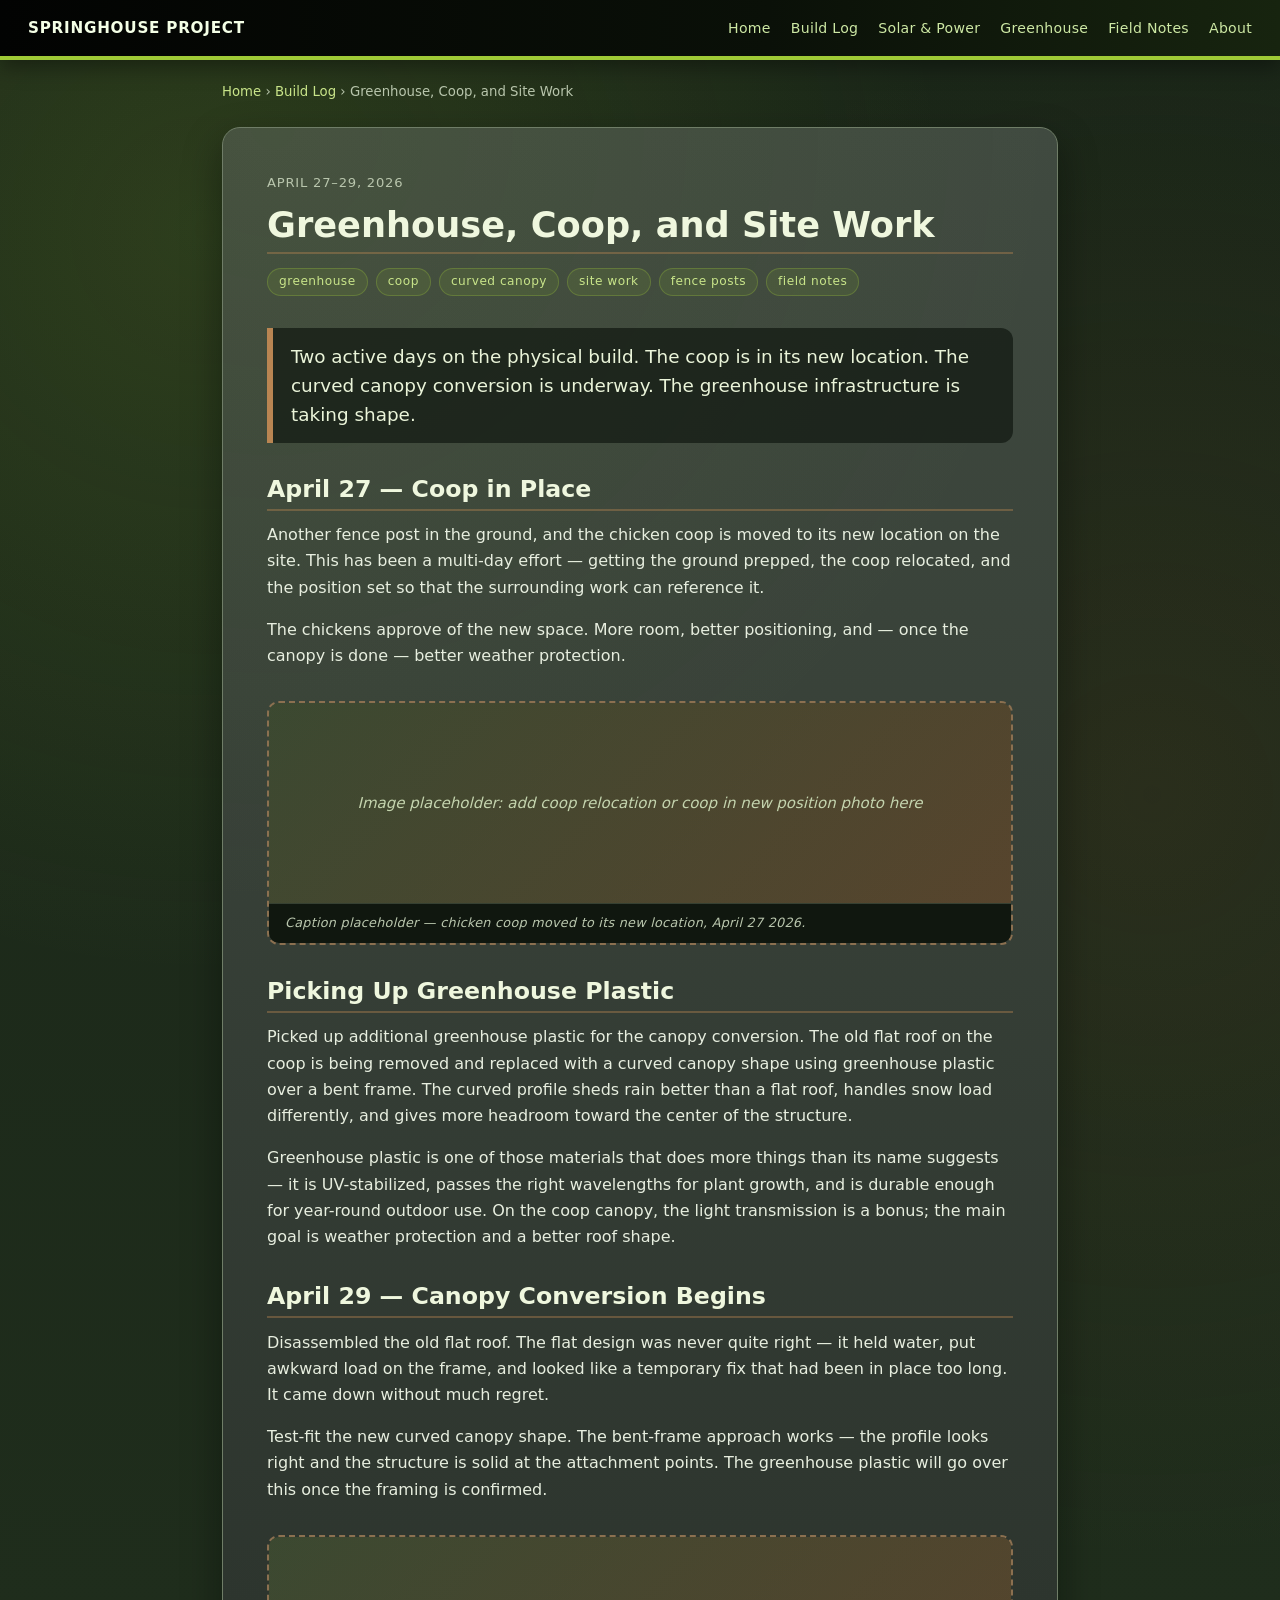
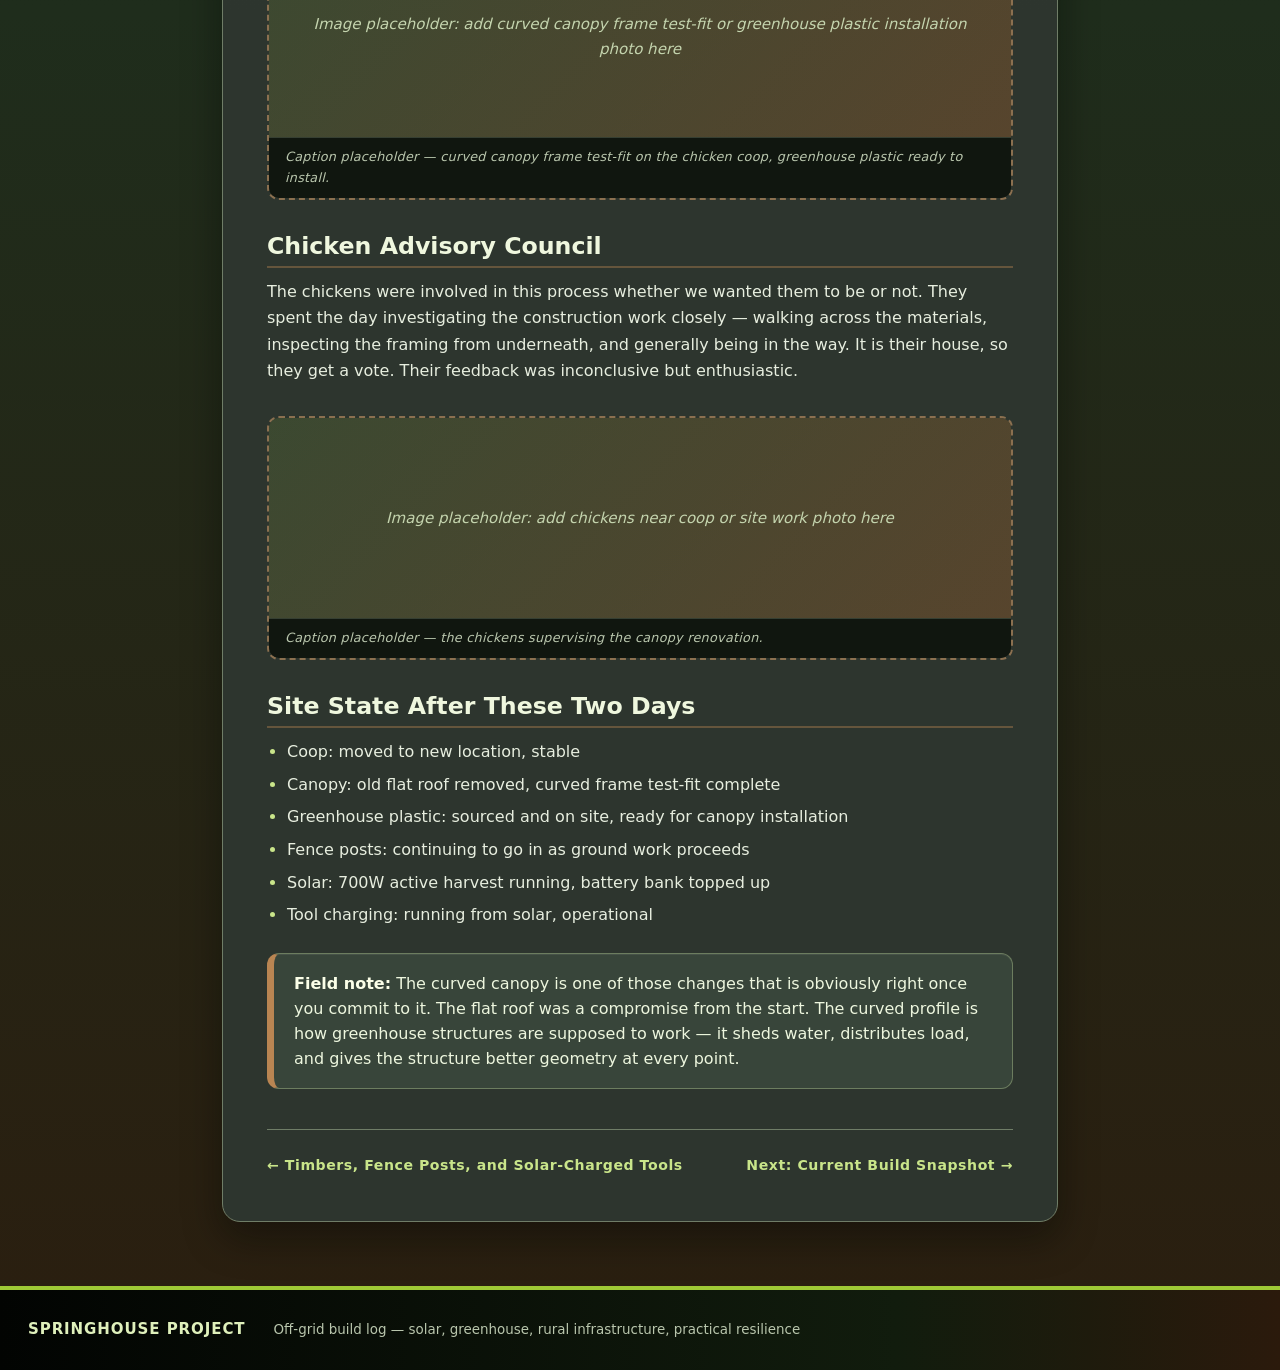
<file: logs/2026-04-27-greenhouse-coop-and-site-work.html>
<!doctype html>
<html lang="en">
<head>
  <meta charset="utf-8" />
  <meta name="viewport" content="width=device-width, initial-scale=1" />
  <meta name="description" content="The chicken coop moves to its new location. Greenhouse plastic sourced for the curved canopy conversion. Old flat roof disassembled, new canopy shape test-fit." />
  <title>Greenhouse, Coop, and Site Work — Springhouse Project</title>
  <link rel="stylesheet" href="../style.css" />
</head>
<body>

  <!-- ── Top Navigation ── -->
  <header class="sh-topbar">
    <div class="sh-topbar-inner">
      <div class="sh-brand">Springhouse Project</div>
      <nav class="sh-nav" aria-label="Site navigation">
        <a href="../index.html">Home</a>
        <a href="index.html">Build Log</a>
        <a href="../index.html#solar">Solar &amp; Power</a>
        <a href="../index.html#greenhouse">Greenhouse</a>
        <a href="../index.html#field-notes">Field Notes</a>
        <a href="../index.html#about">About</a>
      </nav>
    </div>
  </header>

  <!-- ── Content ── -->
  <div class="sh-wrap">
    <div class="sh-breadcrumb">
      <a href="../index.html">Home</a> › <a href="index.html">Build Log</a> › Greenhouse, Coop, and Site Work
    </div>

    <div class="sh-log-page-wrap">
      <article class="sh-panel">

        <div class="sh-log-page-date">April 27–29, 2026</div>
        <h1 class="sh-log-page-title">Greenhouse, Coop, and Site Work</h1>
        <div class="sh-log-page-tags">
          <span class="sh-log-tag">greenhouse</span>
          <span class="sh-log-tag">coop</span>
          <span class="sh-log-tag">curved canopy</span>
          <span class="sh-log-tag">site work</span>
          <span class="sh-log-tag">fence posts</span>
          <span class="sh-log-tag">field notes</span>
        </div>

        <p class="sh-lede">Two active days on the physical build. The coop is in its new location. The curved canopy conversion is underway. The greenhouse infrastructure is taking shape.</p>

        <h2>April 27 — Coop in Place</h2>

        <p>Another fence post in the ground, and the chicken coop is moved to its new location on the site. This has been a multi-day effort — getting the ground prepped, the coop relocated, and the position set so that the surrounding work can reference it.</p>

        <p>The chickens approve of the new space. More room, better positioning, and — once the canopy is done — better weather protection.</p>

        <figure class="sh-log-image-placeholder">
          <div class="sh-image-placeholder-box">Image placeholder: add coop relocation or coop in new position photo here</div>
          <figcaption>Caption placeholder — chicken coop moved to its new location, April 27 2026.</figcaption>
        </figure>

        <h2>Picking Up Greenhouse Plastic</h2>

        <p>Picked up additional greenhouse plastic for the canopy conversion. The old flat roof on the coop is being removed and replaced with a curved canopy shape using greenhouse plastic over a bent frame. The curved profile sheds rain better than a flat roof, handles snow load differently, and gives more headroom toward the center of the structure.</p>

        <p>Greenhouse plastic is one of those materials that does more things than its name suggests — it is UV-stabilized, passes the right wavelengths for plant growth, and is durable enough for year-round outdoor use. On the coop canopy, the light transmission is a bonus; the main goal is weather protection and a better roof shape.</p>

        <h2>April 29 — Canopy Conversion Begins</h2>

        <p>Disassembled the old flat roof. The flat design was never quite right — it held water, put awkward load on the frame, and looked like a temporary fix that had been in place too long. It came down without much regret.</p>

        <p>Test-fit the new curved canopy shape. The bent-frame approach works — the profile looks right and the structure is solid at the attachment points. The greenhouse plastic will go over this once the framing is confirmed.</p>

        <figure class="sh-log-image-placeholder">
          <div class="sh-image-placeholder-box">Image placeholder: add curved canopy frame test-fit or greenhouse plastic installation photo here</div>
          <figcaption>Caption placeholder — curved canopy frame test-fit on the chicken coop, greenhouse plastic ready to install.</figcaption>
        </figure>

        <h2>Chicken Advisory Council</h2>

        <p>The chickens were involved in this process whether we wanted them to be or not. They spent the day investigating the construction work closely — walking across the materials, inspecting the framing from underneath, and generally being in the way. It is their house, so they get a vote. Their feedback was inconclusive but enthusiastic.</p>

        <figure class="sh-log-image-placeholder">
          <div class="sh-image-placeholder-box">Image placeholder: add chickens near coop or site work photo here</div>
          <figcaption>Caption placeholder — the chickens supervising the canopy renovation.</figcaption>
        </figure>

        <h2>Site State After These Two Days</h2>

        <ul>
          <li>Coop: moved to new location, stable</li>
          <li>Canopy: old flat roof removed, curved frame test-fit complete</li>
          <li>Greenhouse plastic: sourced and on site, ready for canopy installation</li>
          <li>Fence posts: continuing to go in as ground work proceeds</li>
          <li>Solar: 700W active harvest running, battery bank topped up</li>
          <li>Tool charging: running from solar, operational</li>
        </ul>

        <div class="sh-callout">
          <strong>Field note:</strong> The curved canopy is one of those changes that is obviously right once you commit to it. The flat roof was a compromise from the start. The curved profile is how greenhouse structures are supposed to work — it sheds water, distributes load, and gives the structure better geometry at every point.
        </div>

        <div class="sh-log-page-nav">
          <a href="2026-04-26-timbers-fence-posts-and-solar-tool-charging.html">← Timbers, Fence Posts, and Solar-Charged Tools</a>
          <a href="2026-05-08-current-build-snapshot.html">Next: Current Build Snapshot →</a>
        </div>

      </article>
    </div>
  </div>

  <!-- ── Footer ── -->
  <footer class="sh-footer">
    <div class="sh-footer-inner">
      <span class="sh-footer-brand">Springhouse Project</span>
      <span class="sh-footer-tag">Off-grid build log — solar, greenhouse, rural infrastructure, practical resilience</span>
    </div>
  </footer>

</body>
</html>
</file>
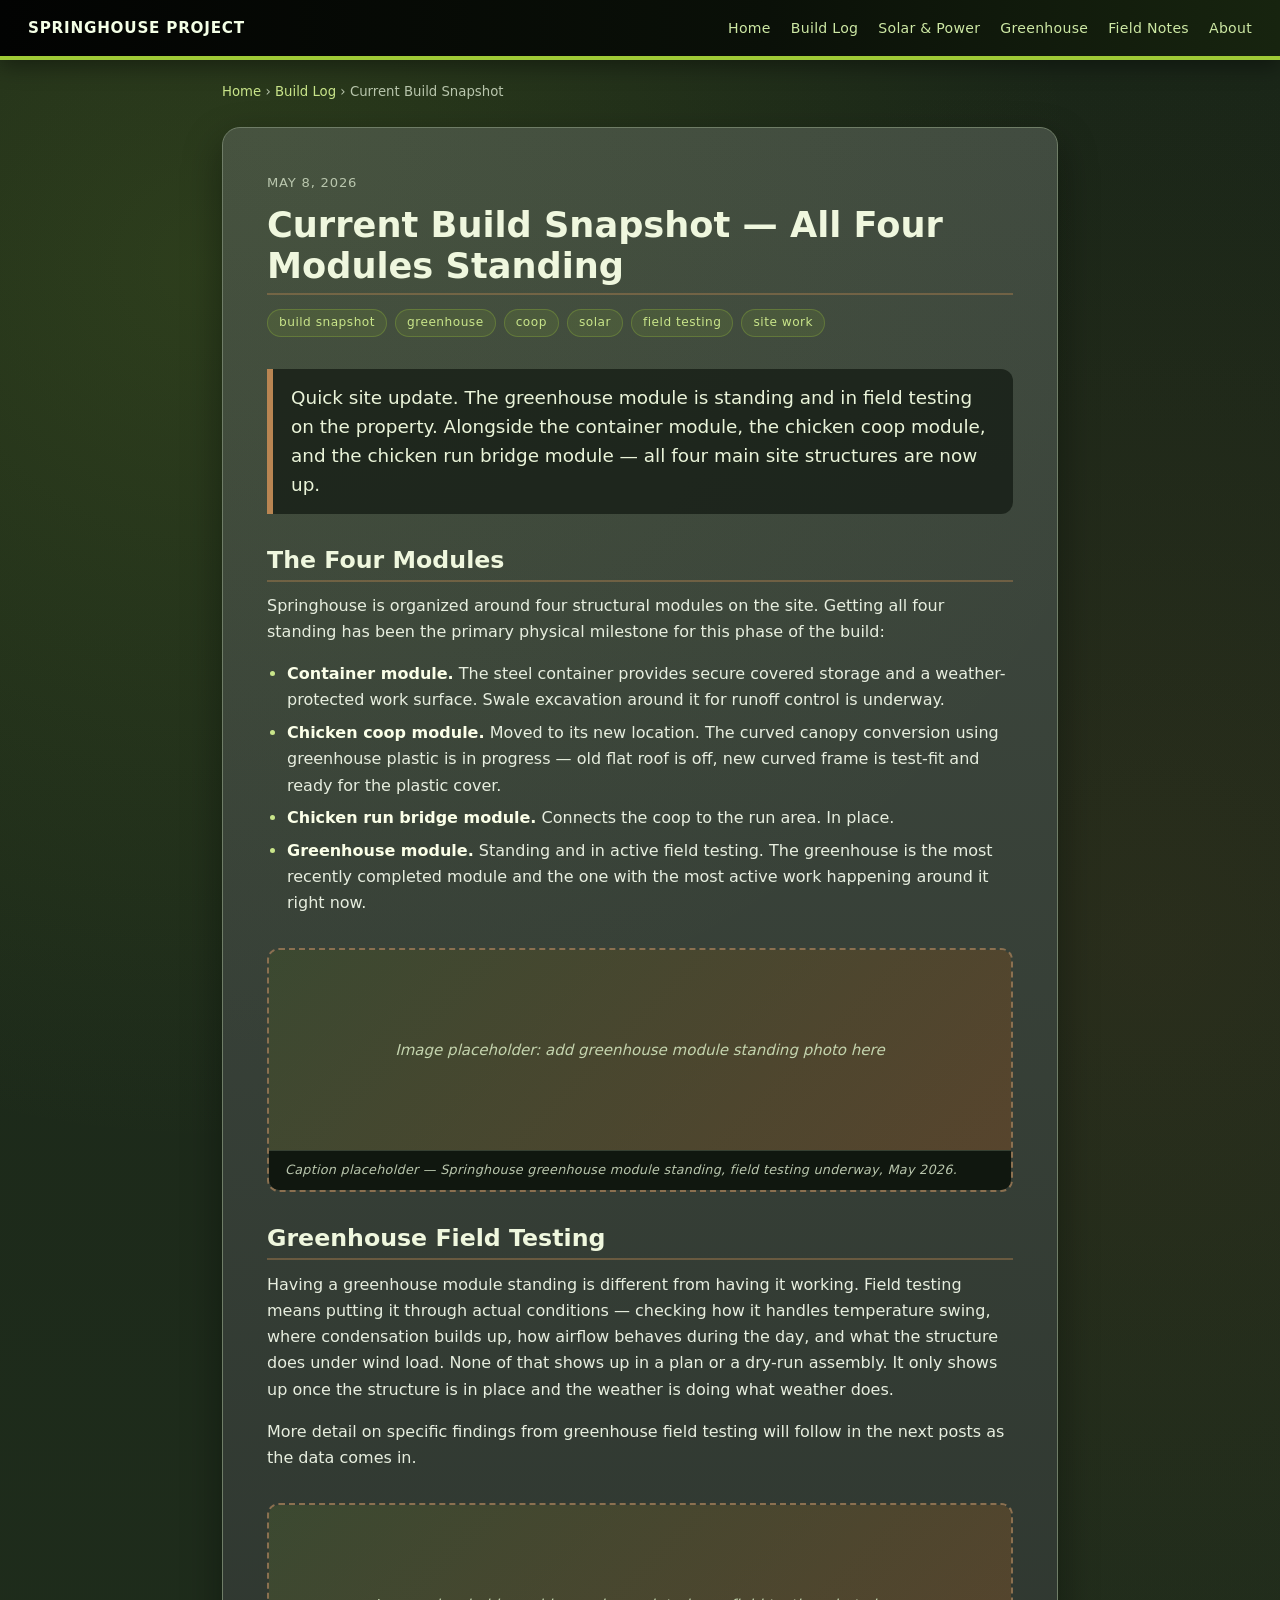
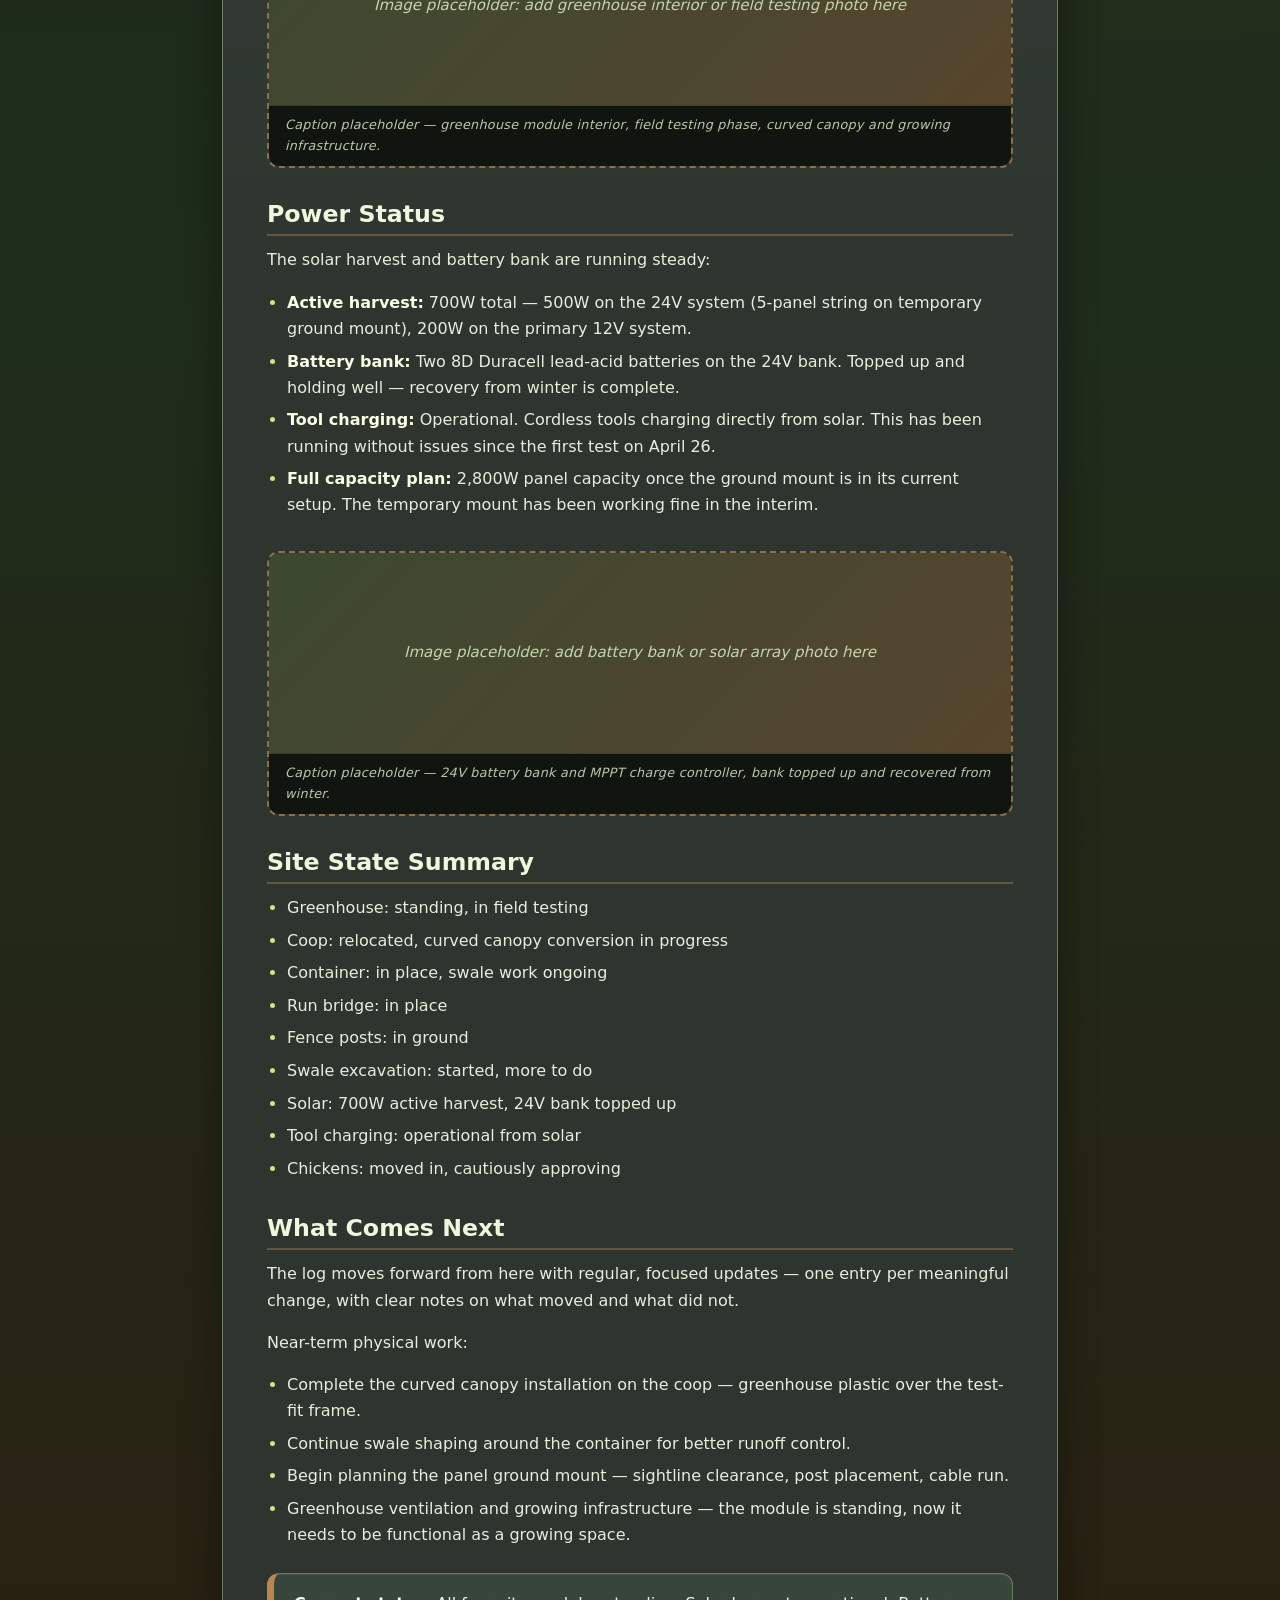
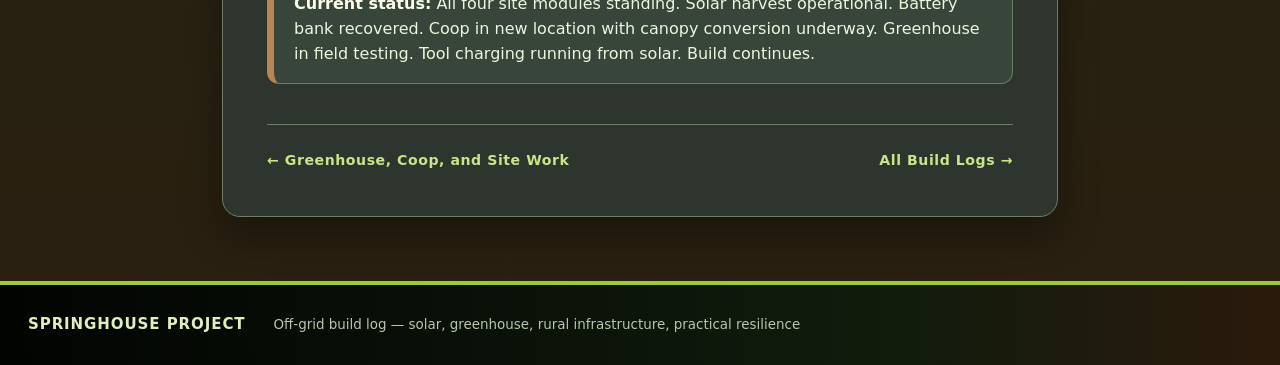
<file: logs/2026-05-08-current-build-snapshot.html>
<!doctype html>
<html lang="en">
<head>
  <meta charset="utf-8" />
  <meta name="viewport" content="width=device-width, initial-scale=1" />
  <meta name="description" content="Build snapshot: all four Springhouse site modules are standing. Greenhouse in field testing. Solar harvest running. Battery bank recovered. What comes next." />
  <title>Current Build Snapshot — Springhouse Project</title>
  <link rel="stylesheet" href="../style.css" />
</head>
<body>

  <!-- ── Top Navigation ── -->
  <header class="sh-topbar">
    <div class="sh-topbar-inner">
      <div class="sh-brand">Springhouse Project</div>
      <nav class="sh-nav" aria-label="Site navigation">
        <a href="../index.html">Home</a>
        <a href="index.html">Build Log</a>
        <a href="../index.html#solar">Solar &amp; Power</a>
        <a href="../index.html#greenhouse">Greenhouse</a>
        <a href="../index.html#field-notes">Field Notes</a>
        <a href="../index.html#about">About</a>
      </nav>
    </div>
  </header>

  <!-- ── Content ── -->
  <div class="sh-wrap">
    <div class="sh-breadcrumb">
      <a href="../index.html">Home</a> › <a href="index.html">Build Log</a> › Current Build Snapshot
    </div>

    <div class="sh-log-page-wrap">
      <article class="sh-panel">

        <div class="sh-log-page-date">May 8, 2026</div>
        <h1 class="sh-log-page-title">Current Build Snapshot — All Four Modules Standing</h1>
        <div class="sh-log-page-tags">
          <span class="sh-log-tag">build snapshot</span>
          <span class="sh-log-tag">greenhouse</span>
          <span class="sh-log-tag">coop</span>
          <span class="sh-log-tag">solar</span>
          <span class="sh-log-tag">field testing</span>
          <span class="sh-log-tag">site work</span>
        </div>

        <p class="sh-lede">Quick site update. The greenhouse module is standing and in field testing on the property. Alongside the container module, the chicken coop module, and the chicken run bridge module — all four main site structures are now up.</p>

        <h2>The Four Modules</h2>

        <p>Springhouse is organized around four structural modules on the site. Getting all four standing has been the primary physical milestone for this phase of the build:</p>

        <ul>
          <li><strong>Container module.</strong> The steel container provides secure covered storage and a weather-protected work surface. Swale excavation around it for runoff control is underway.</li>
          <li><strong>Chicken coop module.</strong> Moved to its new location. The curved canopy conversion using greenhouse plastic is in progress — old flat roof is off, new curved frame is test-fit and ready for the plastic cover.</li>
          <li><strong>Chicken run bridge module.</strong> Connects the coop to the run area. In place.</li>
          <li><strong>Greenhouse module.</strong> Standing and in active field testing. The greenhouse is the most recently completed module and the one with the most active work happening around it right now.</li>
        </ul>

        <figure class="sh-log-image-placeholder">
          <div class="sh-image-placeholder-box">Image placeholder: add greenhouse module standing photo here</div>
          <figcaption>Caption placeholder — Springhouse greenhouse module standing, field testing underway, May 2026.</figcaption>
        </figure>

        <h2>Greenhouse Field Testing</h2>

        <p>Having a greenhouse module standing is different from having it working. Field testing means putting it through actual conditions — checking how it handles temperature swing, where condensation builds up, how airflow behaves during the day, and what the structure does under wind load. None of that shows up in a plan or a dry-run assembly. It only shows up once the structure is in place and the weather is doing what weather does.</p>

        <p>More detail on specific findings from greenhouse field testing will follow in the next posts as the data comes in.</p>

        <figure class="sh-log-image-placeholder">
          <div class="sh-image-placeholder-box">Image placeholder: add greenhouse interior or field testing photo here</div>
          <figcaption>Caption placeholder — greenhouse module interior, field testing phase, curved canopy and growing infrastructure.</figcaption>
        </figure>

        <h2>Power Status</h2>

        <p>The solar harvest and battery bank are running steady:</p>

        <ul>
          <li><strong>Active harvest:</strong> 700W total — 500W on the 24V system (5-panel string on temporary ground mount), 200W on the primary 12V system.</li>
          <li><strong>Battery bank:</strong> Two 8D Duracell lead-acid batteries on the 24V bank. Topped up and holding well — recovery from winter is complete.</li>
          <li><strong>Tool charging:</strong> Operational. Cordless tools charging directly from solar. This has been running without issues since the first test on April 26.</li>
          <li><strong>Full capacity plan:</strong> 2,800W panel capacity once the ground mount is in its current setup. The temporary mount has been working fine in the interim.</li>
        </ul>

        <figure class="sh-log-image-placeholder">
          <div class="sh-image-placeholder-box">Image placeholder: add battery bank or solar array photo here</div>
          <figcaption>Caption placeholder — 24V battery bank and MPPT charge controller, bank topped up and recovered from winter.</figcaption>
        </figure>

        <h2>Site State Summary</h2>

        <ul>
          <li>Greenhouse: standing, in field testing</li>
          <li>Coop: relocated, curved canopy conversion in progress</li>
          <li>Container: in place, swale work ongoing</li>
          <li>Run bridge: in place</li>
          <li>Fence posts: in ground</li>
          <li>Swale excavation: started, more to do</li>
          <li>Solar: 700W active harvest, 24V bank topped up</li>
          <li>Tool charging: operational from solar</li>
          <li>Chickens: moved in, cautiously approving</li>
        </ul>

        <h2>What Comes Next</h2>

        <p>The log moves forward from here with regular, focused updates — one entry per meaningful change, with clear notes on what moved and what did not.</p>

        <p>Near-term physical work:</p>

        <ul>
          <li>Complete the curved canopy installation on the coop — greenhouse plastic over the test-fit frame.</li>
          <li>Continue swale shaping around the container for better runoff control.</li>
          <li>Begin planning the panel ground mount — sightline clearance, post placement, cable run.</li>
          <li>Greenhouse ventilation and growing infrastructure — the module is standing, now it needs to be functional as a growing space.</li>
        </ul>

        <div class="sh-callout">
          <strong>Current status:</strong> All four site modules standing. Solar harvest operational. Battery bank recovered. Coop in new location with canopy conversion underway. Greenhouse in field testing. Tool charging running from solar. Build continues.
        </div>

        <div class="sh-log-page-nav">
          <a href="2026-04-27-greenhouse-coop-and-site-work.html">← Greenhouse, Coop, and Site Work</a>
          <a href="index.html">All Build Logs →</a>
        </div>

      </article>
    </div>
  </div>

  <!-- ── Footer ── -->
  <footer class="sh-footer">
    <div class="sh-footer-inner">
      <span class="sh-footer-brand">Springhouse Project</span>
      <span class="sh-footer-tag">Off-grid build log — solar, greenhouse, rural infrastructure, practical resilience</span>
    </div>
  </footer>

</body>
</html>
</file>
<file: style.css>
/* ============================================================
   Springhouse Project — style.css
   Standalone static site stylesheet.
   Prefixed .sh- throughout to keep the namespace clean.
   ============================================================ */

/* ── Reset & base ── */
*, *::before, *::after {
  box-sizing: border-box;
}

:root {
  --sh-green-lime:    #9fca36;
  --sh-green-soft:    #c9e58a;
  --sh-earth:         #b98552;
  --sh-earth-dark:    #6f4526;
  --sh-card:          #2d352e;
  --sh-card-mid:      #404a40;
  --sh-panel-text:    #e7eedf;
  --sh-panel-muted:   #b9c6ad;
  --sh-panel-line:    #6f7d67;
  --sh-foam:          #edf7d8;
  --sh-spring:        #dbecc4;
}

html {
  scroll-behavior: smooth;
}

body {
  margin: 0;
  font-family: system-ui, -apple-system, BlinkMacSystemFont, "Segoe UI", sans-serif;
  background: #0f1a0c;
  color: var(--sh-panel-text);
  line-height: 1.58;
  font-size: 1rem;
}

/* ── Top navigation bar ── */
.sh-topbar {
  background: linear-gradient(90deg, #020302, #0a1008 60%, #17240f);
  color: #f8ffe9;
  border-bottom: 4px solid var(--sh-green-lime);
  padding: 16px 28px;
  box-shadow: 0 6px 22px rgba(0, 0, 0, .4);
  position: sticky;
  top: 0;
  z-index: 100;
}

.sh-topbar-inner {
  max-width: 1360px;
  margin: 0 auto;
  display: flex;
  justify-content: space-between;
  align-items: center;
  gap: 24px;
}

.sh-brand {
  font-weight: 800;
  letter-spacing: .05em;
  text-transform: uppercase;
  font-size: .95rem;
  color: #f4ffe6;
  white-space: nowrap;
}

.sh-nav {
  display: flex;
  gap: 20px;
  flex-wrap: wrap;
  font-size: .88rem;
}

.sh-nav a {
  color: #cde8a4;
  text-decoration: none;
  letter-spacing: .02em;
  transition: color .15s;
}

.sh-nav a:hover {
  color: #f0ffcc;
}

/* ── Hero ── */
.sh-hero {
  background:
    linear-gradient(90deg, rgba(4, 7, 4, .96), rgba(12, 23, 9, .78) 52%, rgba(58, 36, 14, .55)),
    radial-gradient(circle at 74% 16%, rgba(159, 202, 54, .32), transparent 30%),
    radial-gradient(circle at 18% 84%, rgba(137, 86, 45, .26), transparent 34%),
    linear-gradient(135deg, #152312, #0b1309 62%, #281a0f);
  color: #fbfff0;
  padding: 72px 28px 84px;
  border-bottom: 1px solid rgba(159, 202, 54, .38);
}

.sh-hero-inner {
  max-width: 1360px;
  margin: 0 auto;
}

.sh-eyebrow {
  color: var(--sh-green-soft);
  font-weight: 700;
  text-transform: uppercase;
  letter-spacing: .15em;
  font-size: .78rem;
  margin-bottom: 14px;
}

.sh-hero-title {
  margin: 0;
  font-size: clamp(2.4rem, 6.5vw, 4.8rem);
  line-height: .95;
  letter-spacing: -.04em;
  color: #f6ffe8;
  text-shadow: 0 3px 20px rgba(0, 0, 0, .42);
}

.sh-tagline {
  font-size: clamp(1.06rem, 2vw, 1.42rem);
  color: #e2eecb;
  max-width: 760px;
  margin: 24px 0 0;
  line-height: 1.56;
}

/* ── Content wrap (earthy mid-tone background) ── */
.sh-wrap {
  background:
    radial-gradient(circle at 16% 6%, rgba(159, 202, 54, .14), transparent 26%),
    radial-gradient(circle at 90% 26%, rgba(111, 69, 38, .16), transparent 32%),
    linear-gradient(180deg, #1a2618 0%, #1f2d1c 55%, #2a1f10 100%);
  padding-bottom: 0;
}

/* ── Two-column grid ── */
.sh-layout {
  display: grid;
  grid-template-columns: minmax(0, 2.4fr) minmax(260px, 0.8fr);
  gap: 36px;
  max-width: 1360px;
  margin: 0 auto;
  padding: 36px 32px 52px;
  align-items: start;
}

@media (max-width: 960px) {
  .sh-layout {
    grid-template-columns: 1fr;
    padding: 28px 20px 40px;
  }
  .sh-feature-wrap {
    padding: 28px 20px 0;
  }
  .sh-topbar-inner {
    flex-direction: column;
    align-items: flex-start;
    gap: 10px;
  }
}

/* ── Main article panel ── */
.sh-panel {
  background:
    radial-gradient(circle at 6% 0%, rgba(159, 202, 54, .07), transparent 28%),
    linear-gradient(180deg, var(--sh-card-mid) 0%, var(--sh-card) 55%);
  color: var(--sh-panel-text);
  border: 1px solid var(--sh-panel-line);
  border-radius: 18px;
  padding: clamp(24px, 4vw, 44px);
  box-shadow: 0 16px 38px rgba(5, 8, 4, .42);
  line-height: 1.64;
}

.sh-panel h2 {
  font-size: 1.48rem;
  margin: 2rem 0 .7rem;
  line-height: 1.22;
  color: #eff7de;
  border-bottom: 2px solid rgba(185, 133, 82, .4);
  padding-bottom: .32rem;
}

.sh-panel h2:first-child {
  margin-top: 0;
}

.sh-panel p {
  margin: .7rem 0 1rem;
}

.sh-panel ul {
  padding-left: 1.25rem;
  margin: .5rem 0 1.1rem;
}

.sh-panel li {
  margin: .4rem 0;
}

.sh-panel li::marker {
  color: var(--sh-green-soft);
}

.sh-panel a {
  color: #d7f08a;
}

.sh-panel strong {
  color: #fbffe8;
}

/* ── Lede paragraph ── */
.sh-lede {
  font-size: 1.15rem;
  color: #eaf4d9;
  border-left: 6px solid var(--sh-earth);
  background: rgba(16, 24, 17, .7);
  border-radius: 0 12px 12px 0;
  padding: 14px 18px;
  margin-bottom: 1.6rem;
  line-height: 1.58;
}

/* ── Callout box ── */
.sh-callout {
  background: #38453a;
  color: #edf6de;
  border: 1px solid #6c7d5f;
  border-left: 7px solid var(--sh-earth);
  border-radius: 12px;
  padding: 17px 20px;
  margin: 1.5rem 0;
  box-shadow: inset 0 1px 0 rgba(255, 255, 255, .07);
  line-height: 1.57;
}

/* ── Feature image wrapper (sits above the two-column grid) ── */
.sh-feature-wrap {
  max-width: 1360px;
  margin: 0 auto;
  padding: 40px 32px 0;
}

.sh-hero-image {
  border-radius: 14px;
  overflow: hidden;
  border: 1px solid rgba(159, 202, 54, .22);
  box-shadow: 0 12px 38px rgba(4, 7, 4, .56);
}

.sh-hero-image img {
  display: block;
  width: 100%;
  height: auto;
  max-height: 420px;
  object-fit: cover;
  object-position: center 40%;
  border-radius: 14px 14px 0 0;
}

@media (min-width: 1500px) {
  .sh-hero-image img {
    max-height: 500px;
  }
}

.sh-hero-image figcaption {
  background: rgba(14, 20, 13, .92);
  color: var(--sh-panel-muted);
  font-size: .8rem;
  font-style: italic;
  padding: 9px 16px;
  border-top: 1px solid rgba(111, 125, 103, .4);
  letter-spacing: .02em;
}

/* ── Photo placeholder (kept for future use) ── */
.sh-photo-placeholder {
  min-height: 210px;
  border-radius: 14px;
  border: 2px dashed #8b7050;
  background:
    linear-gradient(135deg, rgba(159, 202, 54, .12), rgba(185, 133, 82, .16)),
    linear-gradient(135deg, #303a30, #473a27);
  display: flex;
  align-items: center;
  justify-content: center;
  text-align: center;
  color: #c4d4ae;
  padding: 24px;
  margin: 1.5rem 0;
  font-style: italic;
  font-size: .94rem;
}

/* ── Sidebar ── */
.sh-sidebar {
  display: grid;
  gap: 16px;
}

.sh-box {
  background: linear-gradient(180deg, var(--sh-card-mid), var(--sh-card));
  color: var(--sh-panel-text);
  border: 1px solid var(--sh-panel-line);
  border-radius: 14px;
  padding: 20px 22px;
  box-shadow: 0 10px 28px rgba(5, 8, 4, .36);
}

.sh-box-title {
  margin: 0 0 .6rem;
  font-size: .88rem;
  text-transform: uppercase;
  letter-spacing: .1em;
  color: var(--sh-green-soft);
}

.sh-meta-list {
  list-style: disc;
  padding-left: 1.1rem;
  margin: .4rem 0 0;
  font-size: .9rem;
}

.sh-meta-list li {
  margin: .38rem 0;
}

.sh-meta-list li::marker {
  color: var(--sh-green-soft);
}

.sh-cat-list a {
  color: #cde89a;
  text-decoration: none;
}

.sh-cat-list a:hover {
  color: #f0ffcc;
}

.sh-meta {
  color: var(--sh-panel-muted);
  font-size: .88rem;
  line-height: 1.58;
  margin: .35rem 0 0;
}

/* ── Status pill ── */
.sh-status-pill {
  display: inline-block;
  padding: 5px 12px;
  background: #0d1509;
  color: #d9f09e;
  border: 1px solid rgba(159, 202, 54, .55);
  border-radius: 999px;
  font-size: .76rem;
  font-weight: 700;
  text-transform: uppercase;
  letter-spacing: .08em;
  margin-bottom: 10px;
}

/* ── Build log section ── */
.sh-log-section {
  background:
    radial-gradient(circle at 4% 0%, rgba(159, 202, 54, .1), transparent 22%),
    linear-gradient(180deg, #192417 0%, #1c2a18 100%);
  border-top: 1px solid rgba(159, 202, 54, .2);
  padding: 52px 24px 64px;
}

.sh-log-inner {
  max-width: 1360px;
  margin: 0 auto;
}

.sh-log-header {
  margin-bottom: 32px;
}

.sh-log-heading {
  margin: 0 0 6px;
  font-size: 1.55rem;
  color: #edf6de;
  letter-spacing: -.02em;
}

.sh-log-sub {
  color: var(--sh-panel-muted);
  font-size: .88rem;
  letter-spacing: .02em;
}

.sh-log-entries {
  display: grid;
  grid-template-columns: repeat(auto-fill, minmax(280px, 1fr));
  gap: 22px;
}

/* ── Log entry card ── */
.sh-log-card {
  background: linear-gradient(180deg, #3a443b, #2c352d);
  border: 1px solid #5a6a53;
  border-radius: 14px;
  padding: 22px 24px 20px;
  box-shadow: 0 8px 22px rgba(4, 7, 4, .38);
  transition: border-color .18s, box-shadow .18s;
}

.sh-log-card:hover {
  border-color: rgba(159, 202, 54, .5);
  box-shadow: 0 10px 28px rgba(4, 7, 4, .5);
}

.sh-log-date {
  color: var(--sh-panel-muted);
  font-size: .8rem;
  letter-spacing: .06em;
  text-transform: uppercase;
  margin-bottom: 8px;
}

.sh-log-title {
  margin: 0 0 10px;
  font-size: 1.08rem;
  color: #e8f5d0;
  line-height: 1.3;
}

.sh-log-excerpt {
  color: var(--sh-panel-muted);
  font-size: .9rem;
  line-height: 1.6;
  margin: 0 0 14px;
}

.sh-log-more {
  display: inline-block;
  color: var(--sh-green-soft);
  font-size: .82rem;
  font-weight: 600;
  letter-spacing: .04em;
}

@media (max-width: 600px) {
  .sh-log-entries {
    grid-template-columns: 1fr;
  }
  .sh-log-section {
    padding: 36px 16px 48px;
  }
  .sh-feature-wrap {
    padding: 20px 14px 0;
  }
  .sh-hero-image img {
    max-height: 240px;
  }
}

/* ── Footer ── */
.sh-footer {
  background: linear-gradient(90deg, #020402, #111c0d 70%, #2b1a0c);
  border-top: 4px solid var(--sh-green-lime);
  padding: 28px 28px;
}

.sh-footer-inner {
  max-width: 1360px;
  margin: 0 auto;
  display: flex;
  flex-wrap: wrap;
  gap: 10px 28px;
  align-items: baseline;
}

.sh-footer-brand {
  color: #dff0bb;
  font-weight: 700;
  font-size: .94rem;
  text-transform: uppercase;
  letter-spacing: .06em;
}

.sh-footer-tag {
  color: var(--sh-panel-muted);
  font-size: .84rem;
}

/* ── Log page — breadcrumb trail ── */
.sh-breadcrumb {
  color: var(--sh-panel-muted);
  font-size: .83rem;
  padding: 22px 32px 0;
  max-width: 900px;
  margin: 0 auto;
}

.sh-breadcrumb a {
  color: var(--sh-green-soft);
  text-decoration: none;
}

.sh-breadcrumb a:hover {
  color: #f0ffcc;
}

/* ── Log page — narrow centered wrapper ── */
.sh-log-page-wrap {
  max-width: 900px;
  margin: 0 auto;
  padding: 24px 32px 64px;
}

/* ── Log page — entry header ── */
.sh-log-page-date {
  color: var(--sh-panel-muted);
  font-size: .82rem;
  letter-spacing: .06em;
  text-transform: uppercase;
  margin-bottom: 10px;
}

.sh-panel .sh-log-page-title {
  margin: 0 0 0;
  font-size: clamp(1.5rem, 4vw, 2.2rem);
  line-height: 1.18;
  color: #eff7de;
  border-bottom: 2px solid rgba(185, 133, 82, .4);
  padding-bottom: .42rem;
}

.sh-log-page-tags {
  display: flex;
  flex-wrap: wrap;
  gap: 8px;
  margin: 14px 0 2rem;
}

.sh-log-tag {
  display: inline-block;
  padding: 3px 11px;
  background: rgba(159, 202, 54, .10);
  border: 1px solid rgba(159, 202, 54, .28);
  border-radius: 999px;
  color: var(--sh-green-soft);
  font-size: .76rem;
  letter-spacing: .04em;
}

/* ── Log page — image placeholder ── */
.sh-log-image-placeholder {
  margin: 2rem 0;
  border-radius: 12px;
  overflow: hidden;
  border: 2px dashed #8b7050;
}

.sh-image-placeholder-box {
  min-height: 200px;
  background:
    linear-gradient(135deg, rgba(159, 202, 54, .10), rgba(185, 133, 82, .14)),
    linear-gradient(135deg, #303a30, #473a27);
  display: flex;
  align-items: center;
  justify-content: center;
  text-align: center;
  color: #c4d4ae;
  padding: 28px 24px;
  font-style: italic;
  font-size: .94rem;
}

.sh-log-image-placeholder figcaption {
  background: rgba(14, 20, 13, .92);
  color: var(--sh-panel-muted);
  font-size: .8rem;
  font-style: italic;
  padding: 9px 16px;
  border-top: 1px solid rgba(111, 125, 103, .4);
  letter-spacing: .02em;
}

/* ── Log page — bottom nav ── */
.sh-log-page-nav {
  margin-top: 2.5rem;
  padding-top: 1.5rem;
  border-top: 1px solid var(--sh-panel-line);
  display: flex;
  justify-content: space-between;
  flex-wrap: wrap;
  gap: 12px;
}

.sh-log-page-nav a {
  color: var(--sh-green-soft);
  text-decoration: none;
  font-size: .88rem;
  font-weight: 600;
  letter-spacing: .04em;
}

.sh-log-page-nav a:hover {
  color: #f0ffcc;
}

/* ── Log card — link styles ── */
.sh-log-card a.sh-log-title-link {
  color: #e8f5d0;
  text-decoration: none;
}

.sh-log-card a.sh-log-title-link:hover {
  color: #c9e58a;
}

a.sh-log-more {
  text-decoration: none;
}

a.sh-log-more:hover {
  color: #f0ffcc;
}

/* ── View all link on homepage ── */
.sh-log-view-all {
  text-align: right;
  margin-top: 18px;
}

.sh-log-view-all a {
  color: var(--sh-green-soft);
  text-decoration: none;
  font-size: .88rem;
  font-weight: 600;
  letter-spacing: .04em;
}

.sh-log-view-all a:hover {
  color: #f0ffcc;
}

/* ── Log archive page (logs/index.html) ── */
.sh-log-archive-header {
  max-width: 1360px;
  margin: 0 auto;
  padding: 0 0 28px;
}

.sh-log-archive-header h1 {
  margin: 0 0 8px;
  font-size: 1.55rem;
  color: #edf6de;
  letter-spacing: -.02em;
}

.sh-log-archive-header p {
  color: var(--sh-panel-muted);
  font-size: .9rem;
  margin: 0;
  line-height: 1.58;
}

@media (max-width: 600px) {
  .sh-log-page-wrap {
    padding: 20px 18px 48px;
  }
  .sh-breadcrumb {
    padding: 16px 18px 0;
  }
}
</file>
